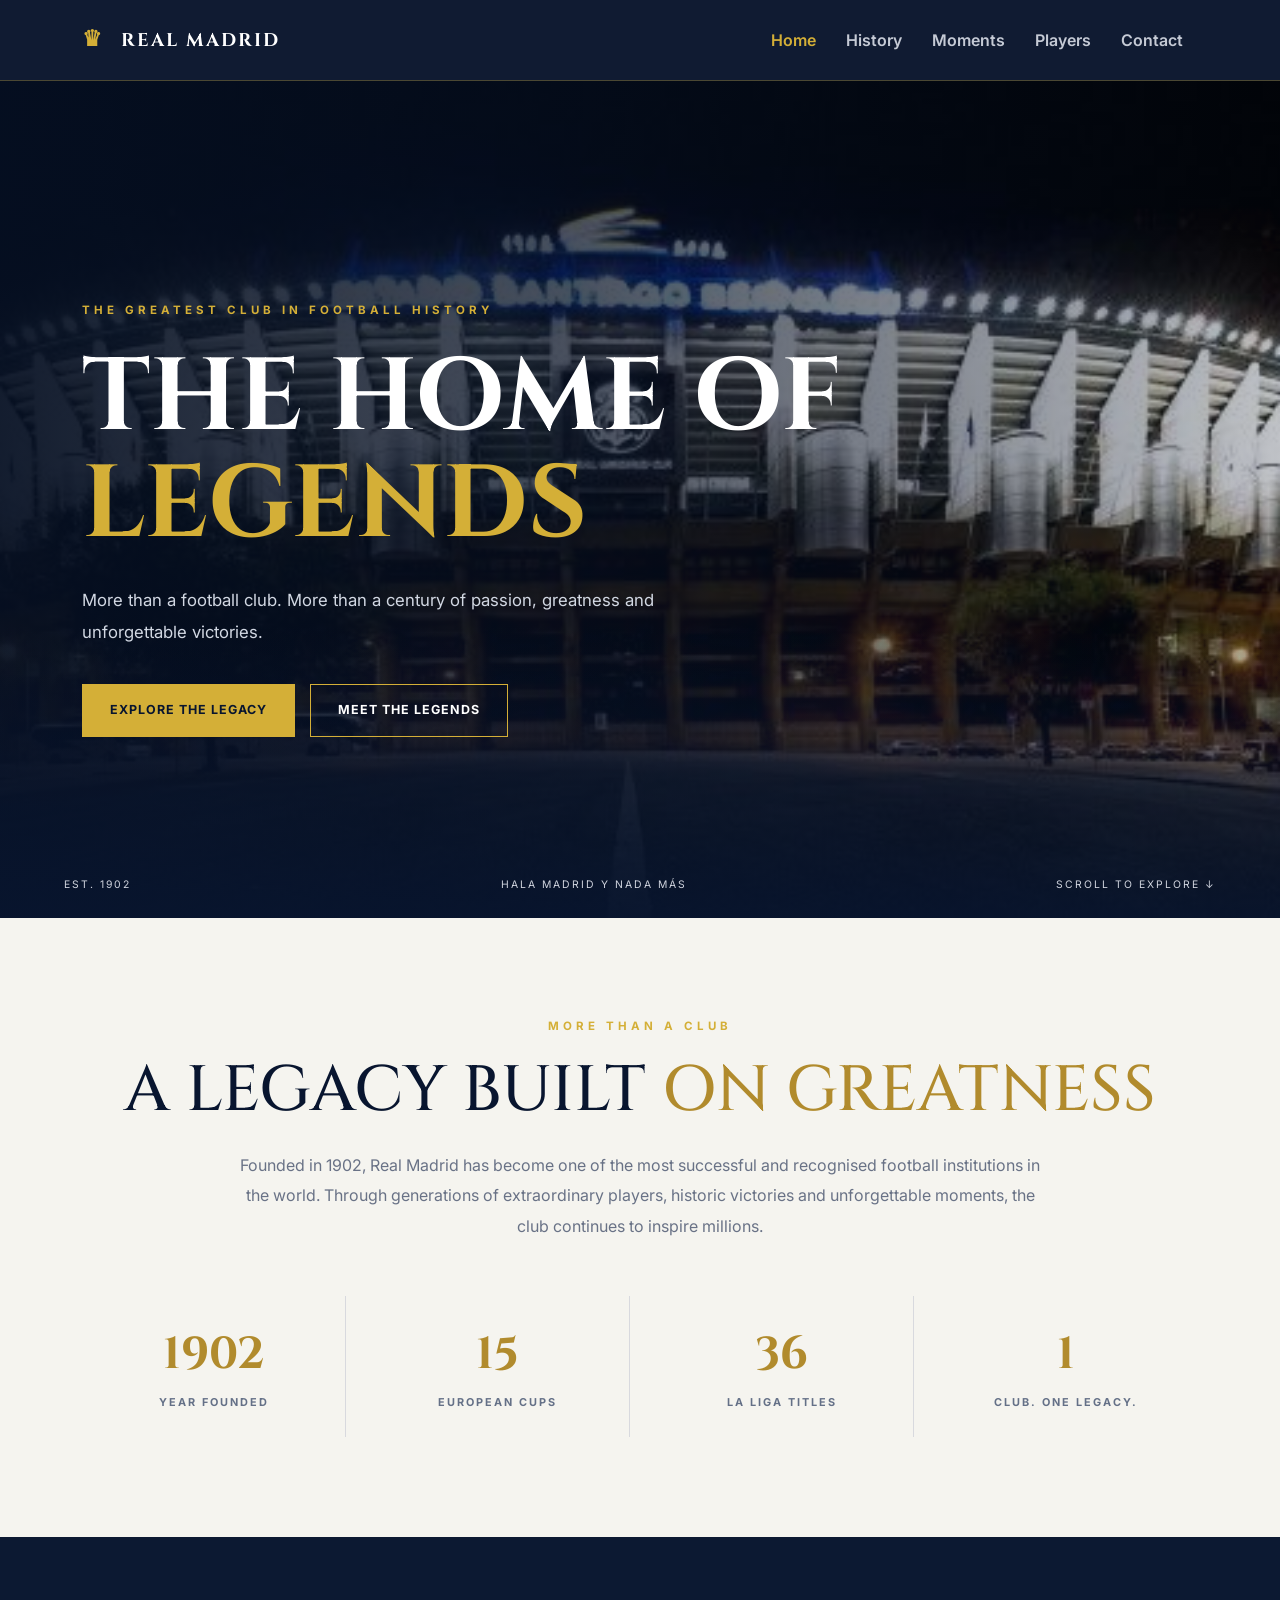
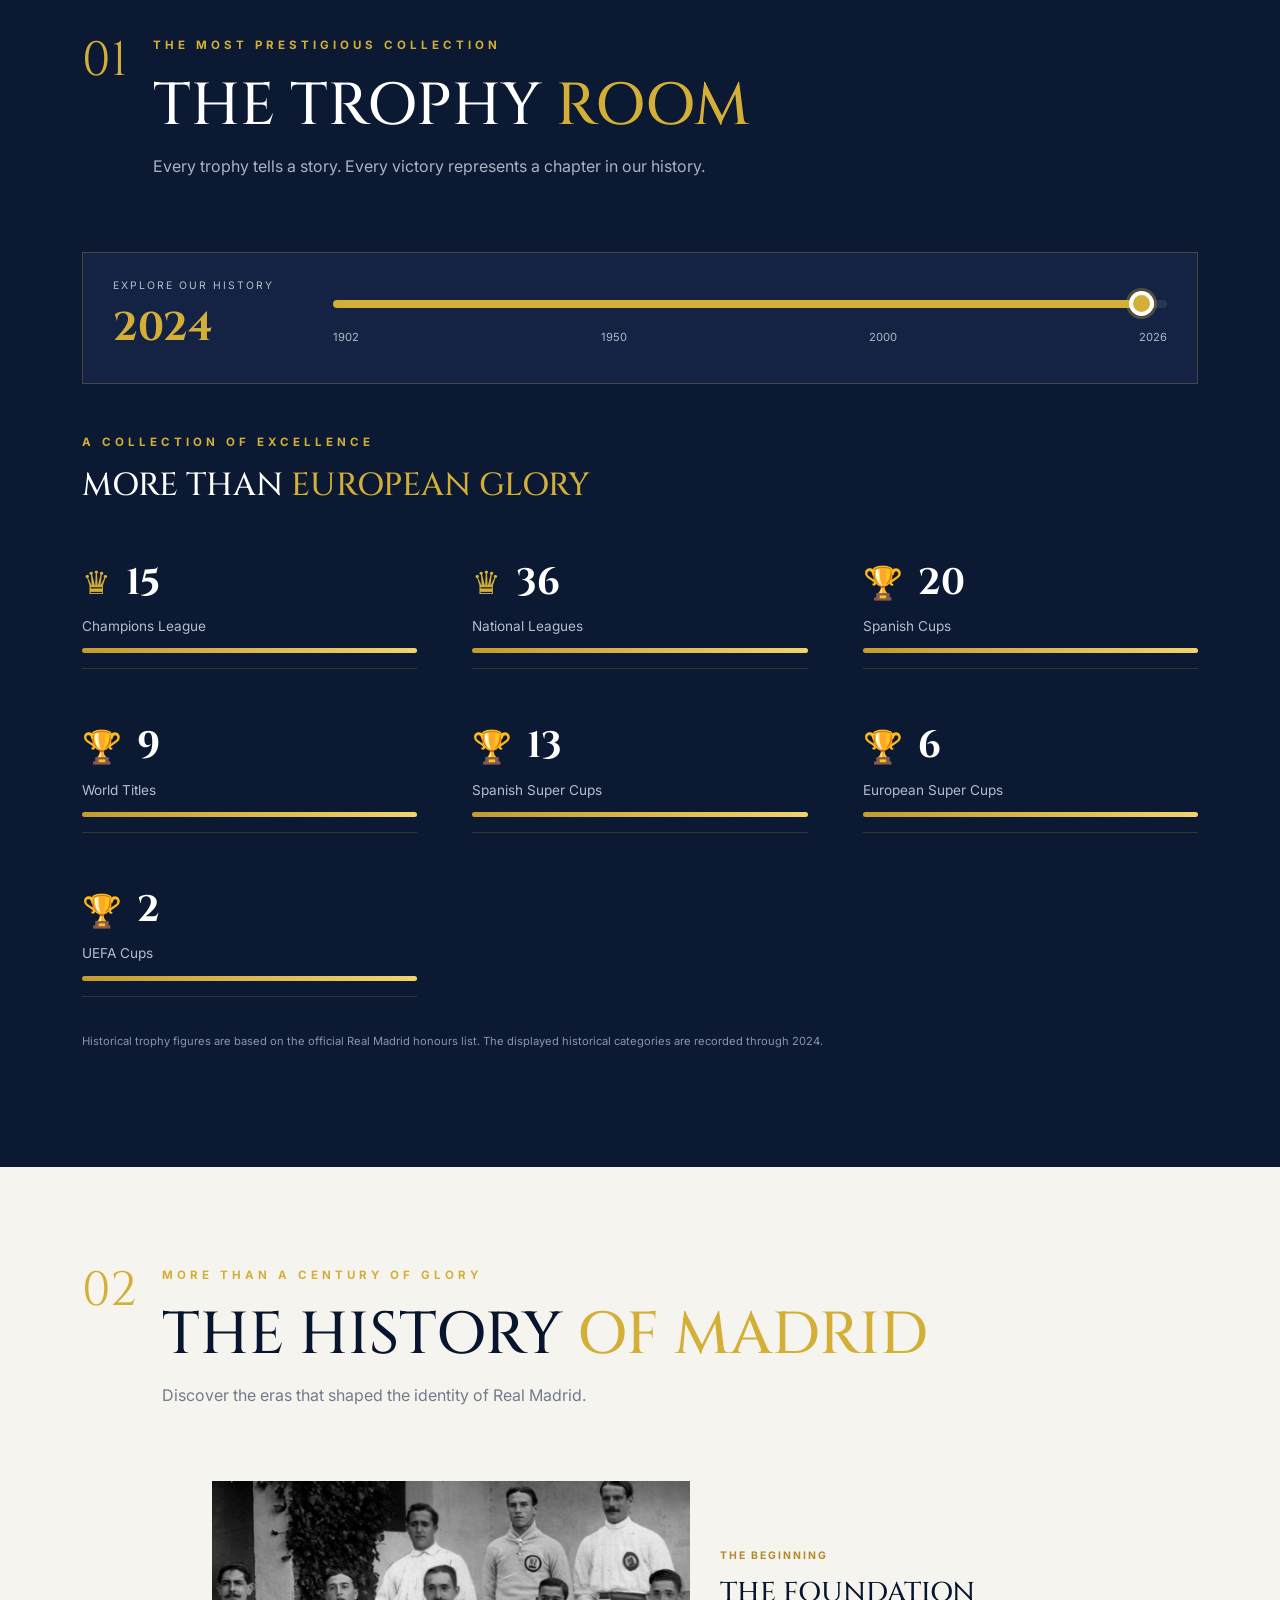
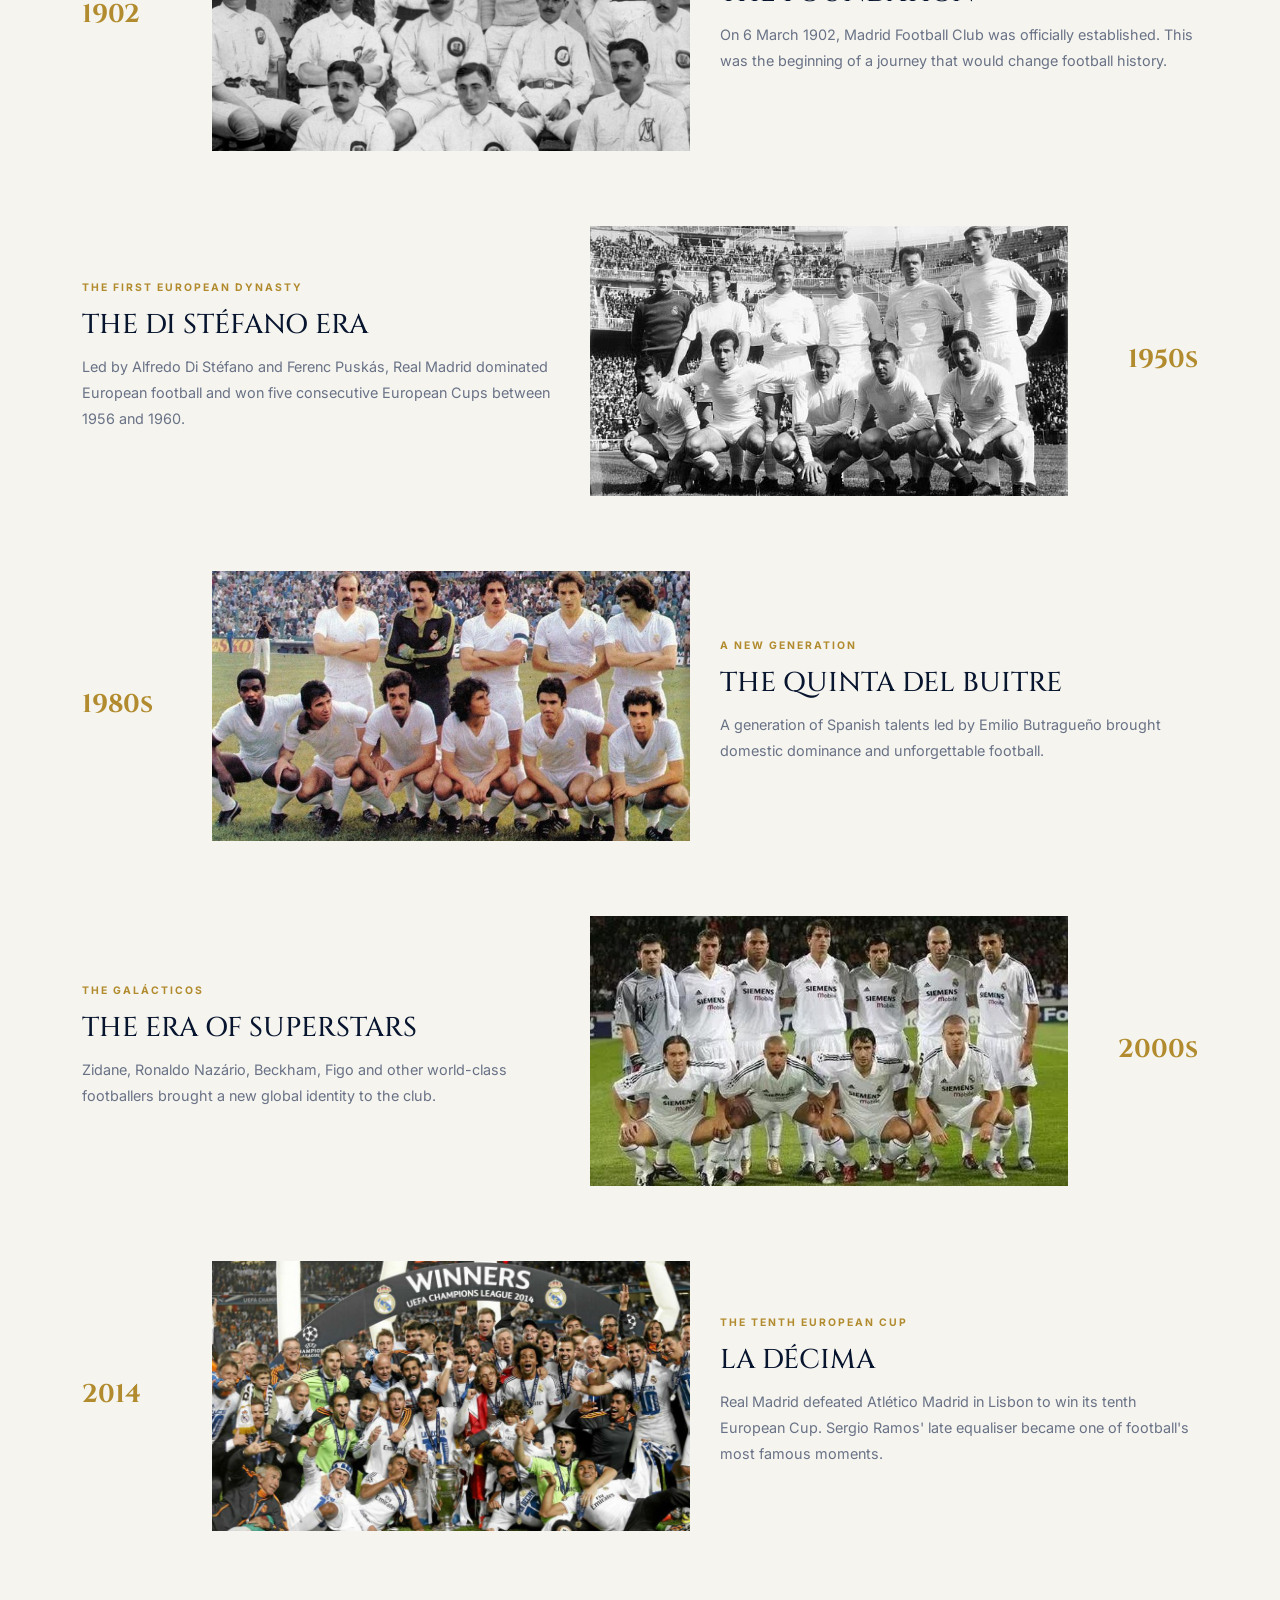
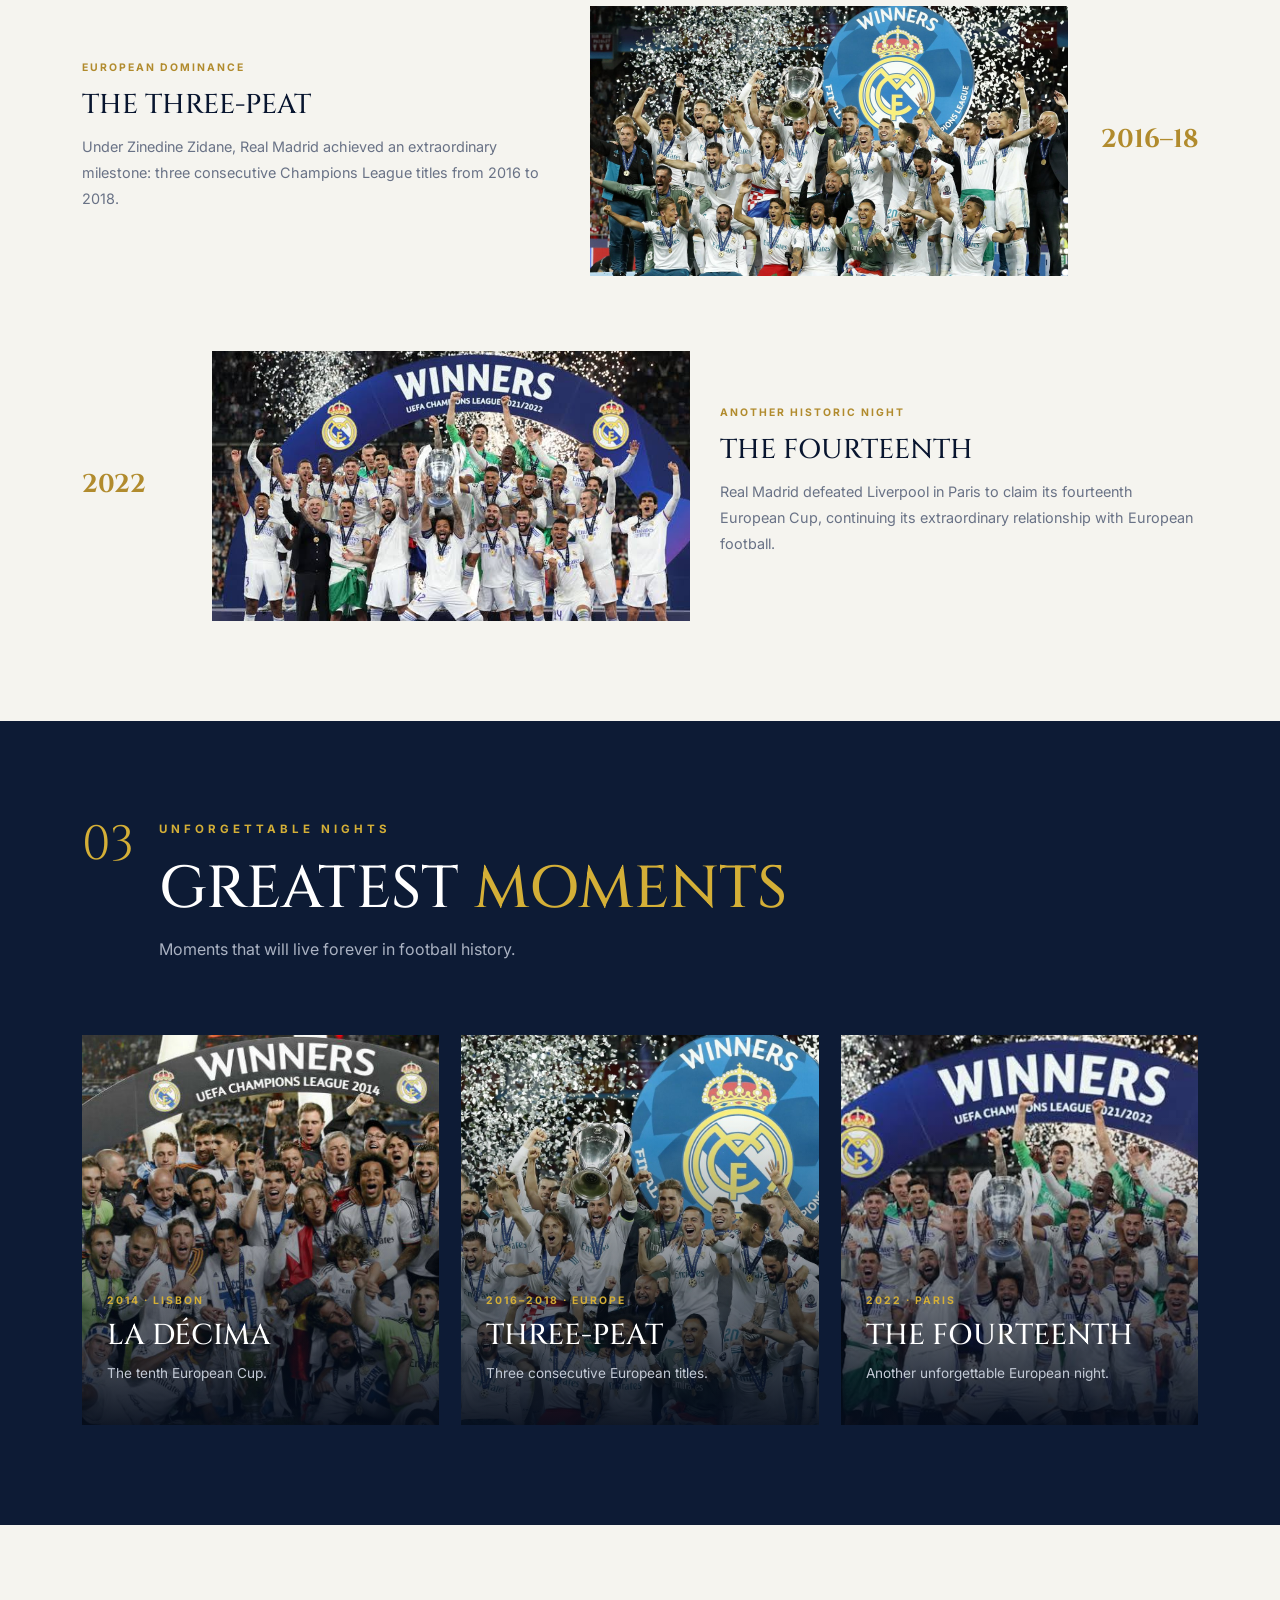
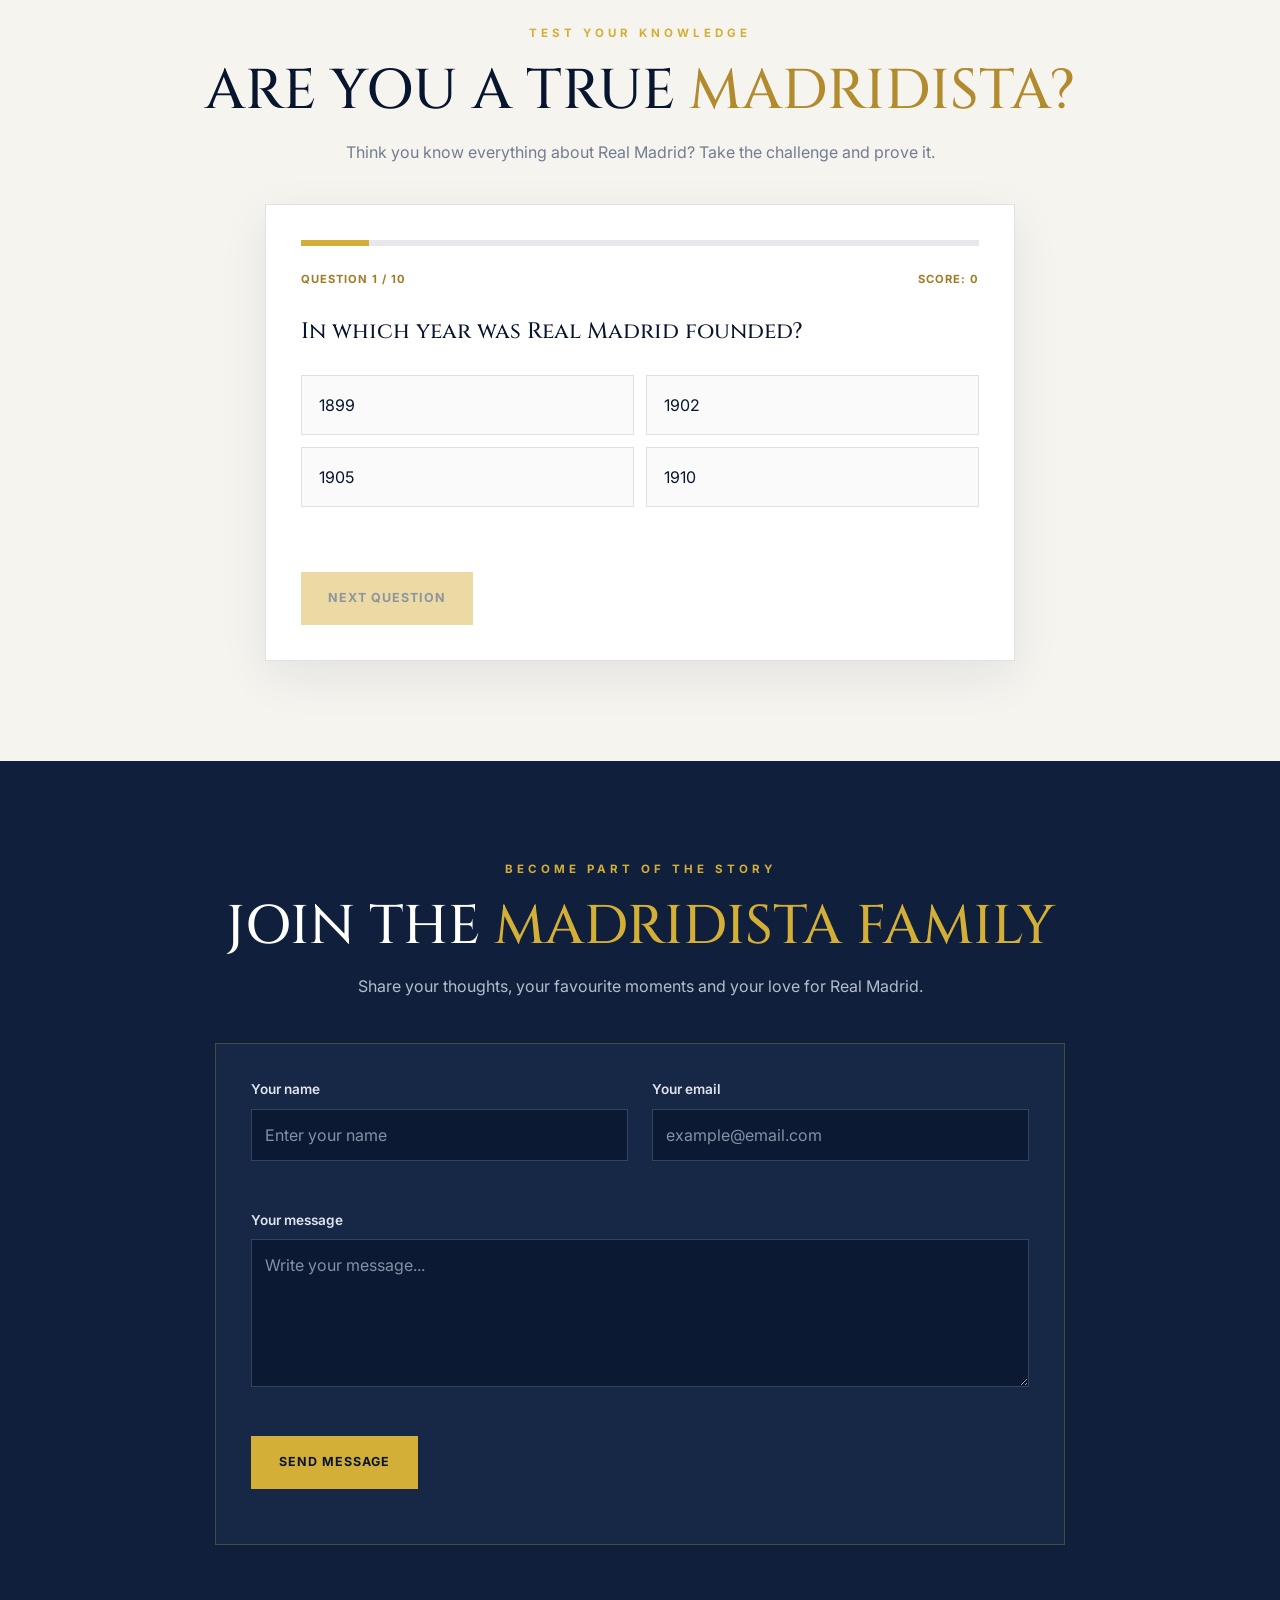
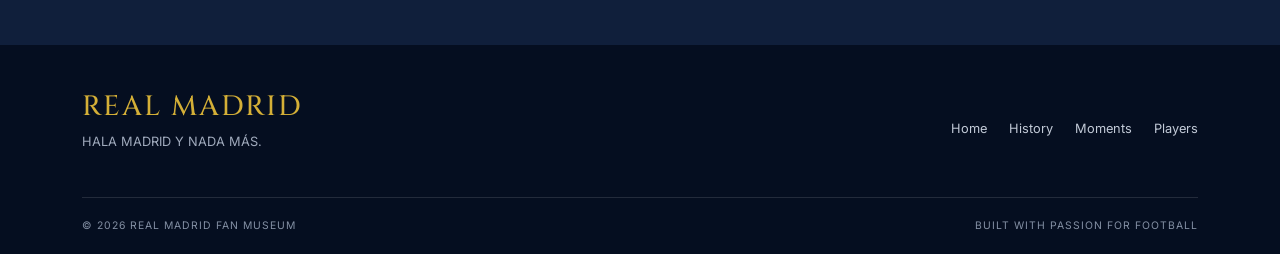
<file: index.html>
<!DOCTYPE html>
<html lang="en">

<head>
    <meta charset="UTF-8">
    <meta name="viewport" content="width=device-width, initial-scale=1.0">

    <meta name="description" content="Explore the history, trophies and legendary moments of Real Madrid.">

    <title>Real Madrid | The Legacy Museum</title>

    <link rel="icon" type="image/png" href="images/real-madrid-crest.png">

    <link rel="preconnect" href="https://fonts.googleapis.com">
    <link rel="preconnect" href="https://fonts.gstatic.com" crossorigin>

    <link href="https://fonts.googleapis.com/css2?family=Cinzel:wght@500;600;700;800&family=Inter:wght@400;500;600;700&display=swap" rel="stylesheet">

    <link href="https://cdn.jsdelivr.net/npm/bootstrap@5.3.3/dist/css/bootstrap.min.css" rel="stylesheet">

    <link rel="stylesheet" href="style.css">
</head>

<body>

    <nav class="navbar navbar-expand-lg navbar-dark main-navbar">

        <div class="container">

            <a class="navbar-brand" href="index.html">
                <span class="brand-crown">♛</span>
                REAL MADRID
            </a>

            <button class="navbar-toggler"
                    type="button"
                    data-bs-toggle="collapse"
                    data-bs-target="#mainNav"
                    aria-controls="mainNav"
                    aria-expanded="false"
                    aria-label="Toggle navigation">

                <span class="navbar-toggler-icon"></span>

            </button>

            <div class="collapse navbar-collapse" id="mainNav">

                <ul class="navbar-nav ms-auto">

                    <li class="nav-item">
                        <a class="nav-link active" href="#home">Home</a>
                    </li>

                    <li class="nav-item">
                        <a class="nav-link" href="#history">History</a>
                    </li>

                    <li class="nav-item">
                        <a class="nav-link" href="#moments">Moments</a>
                    </li>

                    <li class="nav-item">
                        <a class="nav-link" href="players.html">Players</a>
                    </li>

                    <li class="nav-item">
                        <a class="nav-link" href="#contact">Contact</a>
                    </li>

                </ul>

            </div>

        </div>

    </nav>

    <header class="hero-section" id="home">

        <div class="hero-overlay"></div>

        <div class="container hero-content">

            <p class="hero-eyebrow">
                THE GREATEST CLUB IN FOOTBALL HISTORY
            </p>

            <h1>
                THE HOME OF
                <span>LEGENDS</span>
            </h1>

            <p class="hero-description">
                More than a football club. More than a century of
                passion, greatness and unforgettable victories.
            </p>

            <div class="hero-buttons">

                <a href="#trophy-room" class="btn-gold">
                    EXPLORE THE LEGACY
                </a>

                <a href="players.html" class="btn-outline">
                    MEET THE LEGENDS
                </a>

            </div>

        </div>

        <div class="hero-bottom">

            <span>EST. 1902</span>

            <span>HALA MADRID Y NADA MÁS</span>

            <span>SCROLL TO EXPLORE ↓</span>

        </div>

    </header>

    <section class="intro-section">

        <div class="container">

            <p class="section-eyebrow text-center">
                MORE THAN A CLUB
            </p>

            <h2 class="intro-title">
                A LEGACY BUILT
                <span>ON GREATNESS</span>
            </h2>

            <p class="intro-description">
                Founded in 1902, Real Madrid has become one of the
                most successful and recognised football institutions
                in the world. Through generations of extraordinary
                players, historic victories and unforgettable moments,
                the club continues to inspire millions.
            </p>

            <div class="intro-stats">

                <div class="intro-stat">
                    <strong>1902</strong>
                    <span>YEAR FOUNDED</span>
                </div>

                <div class="intro-stat">
                    <strong>15</strong>
                    <span>EUROPEAN CUPS</span>
                </div>

                <div class="intro-stat">
                    <strong>36</strong>
                    <span>LA LIGA TITLES</span>
                </div>

                <div class="intro-stat">
                    <strong>1</strong>
                    <span>CLUB. ONE LEGACY.</span>
                </div>

            </div>

        </div>

    </section>

    <section class="trophy-section" id="trophy-room">

        <div class="container">

            <div class="section-heading">

                <div class="section-number">01</div>

                <div>

                    <p class="section-eyebrow">
                        THE MOST PRESTIGIOUS COLLECTION
                    </p>

                    <h2>
                        THE TROPHY
                        <span>ROOM</span>
                    </h2>

                    <p class="section-description">
                        Every trophy tells a story. Every victory
                        represents a chapter in our history.
                    </p>

                </div>

            </div>

            <div class="history-controls">

                <div class="history-year-info">

                    <span>EXPLORE OUR HISTORY</span>

                    <strong id="selectedYear">2024</strong>

                </div>

                <div class="history-slider-container">

                    <input type="range"
                           id="historyYearSlider"
                           min="1902"
                           max="2026"
                           value="2024"
                           step="1"
                           aria-label="Select historical year">

                    <div class="slider-labels">
                        <span>1902</span>
                        <span>1950</span>
                        <span>2000</span>
                        <span>2026</span>
                    </div>

                </div>

            </div>

            <div class="other-trophies" id="trophy-statistics">

                <div class="other-trophies-heading">

                    <p class="section-eyebrow">
                        A COLLECTION OF EXCELLENCE
                    </p>

                    <h3>
                        MORE THAN
                        <span>EUROPEAN GLORY</span>
                    </h3>

                </div>


                <div class="trophy-stats-grid">

                    <div class="trophy-stat">

                        <div class="trophy-stat-top">
                            <span class="trophy-icon">♛</span>
                            <strong id="uclCount">15</strong>
                        </div>

                        <p>Champions League</p>

                        <div class="progress-track">
                            <div id="uclProgress" class="progress-fill"></div>
                        </div>

                    </div>

                    <div class="trophy-stat">

                        <div class="trophy-stat-top">
                            <span class="trophy-icon">♛</span>
                            <strong id="leagueCount">36</strong>
                        </div>

                        <p>National Leagues</p>

                        <div class="progress-track">
                            <div id="leagueProgress" class="progress-fill"></div>
                        </div>

                    </div>

                    <div class="trophy-stat">

                        <div class="trophy-stat-top">
                            <span class="trophy-icon">🏆</span>
                            <strong id="spanishCupCount">20</strong>
                        </div>

                        <p>Spanish Cups</p>

                        <div class="progress-track">
                            <div id="spanishCupProgress" class="progress-fill"></div>
                        </div>

                    </div>

                    <div class="trophy-stat">

                        <div class="trophy-stat-top">
                            <span class="trophy-icon">🏆</span>
                            <strong id="worldCount">9</strong>
                        </div>

                        <p>World Titles</p>

                        <div class="progress-track">
                            <div id="worldProgress" class="progress-fill"></div>
                        </div>

                    </div>

                    <div class="trophy-stat">

                        <div class="trophy-stat-top">
                            <span class="trophy-icon">🏆</span>
                            <strong id="spanishSuperCount">13</strong>
                        </div>

                        <p>Spanish Super Cups</p>

                        <div class="progress-track">
                            <div id="spanishSuperProgress" class="progress-fill"></div>
                        </div>

                    </div>

                    <div class="trophy-stat">

                        <div class="trophy-stat-top">
                            <span class="trophy-icon">🏆</span>
                            <strong id="europeanSuperCount">6</strong>
                        </div>

                        <p>European Super Cups</p>

                        <div class="progress-track">
                            <div id="europeanSuperProgress" class="progress-fill"></div>
                        </div>

                    </div>

                    <div class="trophy-stat">

                        <div class="trophy-stat-top">
                            <span class="trophy-icon">🏆</span>
                            <strong id="uefaCount">2</strong>
                        </div>

                        <p>UEFA Cups</p>

                        <div class="progress-track">
                            <div id="uefaProgress" class="progress-fill"></div>
                        </div>

                    </div>

                </div>

            </div>


            <p class="data-note">
                Historical trophy figures are based on the official
                Real Madrid honours list. The displayed historical
                categories are recorded through 2024.
            </p>

        </div>

    </section>

    <section class="timeline-section" id="history">

        <div class="container">

            <div class="section-heading">

                <div class="section-number">02</div>

                <div>

                    <p class="section-eyebrow">
                        MORE THAN A CENTURY OF GLORY
                    </p>

                    <h2>THE HISTORY <span>OF MADRID</span></h2>

                    <p class="section-description">
                        Discover the eras that shaped the identity
                        of Real Madrid.
                    </p>

                </div>

            </div>


            <div class="timeline-list">

                <article class="timeline-item">

                    <div class="timeline-year">1902</div>

                    <div class="timeline-image">

                        <img src="images/moments/foundation.jpg"
                             alt="Early Real Madrid history"
                             loading="lazy">

                    </div>

                    <div class="timeline-content">

                        <span>THE BEGINNING</span>

                        <h3>THE FOUNDATION</h3>

                        <p>
                            On 6 March 1902, Madrid Football Club
                            was officially established. This was
                            the beginning of a journey that would
                            change football history.
                        </p>

                    </div>

                </article>


                <article class="timeline-item reverse">

                    <div class="timeline-year">1950s</div>

                    <div class="timeline-image">

                        <img src="images/moments/di-stefano-era.jpg"
                             alt="Real Madrid legendary team of the 1950s"
                             loading="lazy">

                    </div>

                    <div class="timeline-content">

                        <span>THE FIRST EUROPEAN DYNASTY</span>

                        <h3>THE DI STÉFANO ERA</h3>

                        <p>
                            Led by Alfredo Di Stéfano and Ferenc
                            Puskás, Real Madrid dominated European
                            football and won five consecutive
                            European Cups between 1956 and 1960.
                        </p>

                    </div>

                </article>


                <article class="timeline-item">

                    <div class="timeline-year">1980s</div>

                    <div class="timeline-image">

                        <img src="images/moments/raul-era.jpg"
                             alt="Real Madrid players in the 1980s"
                             loading="lazy">

                    </div>

                    <div class="timeline-content">

                        <span>A NEW GENERATION</span>

                        <h3>THE QUINTA DEL BUITRE</h3>

                        <p>
                            A generation of Spanish talents led
                            by Emilio Butragueño brought domestic
                            dominance and unforgettable football.
                        </p>

                    </div>

                </article>


                <article class="timeline-item reverse">

                    <div class="timeline-year">2000s</div>

                    <div class="timeline-image">

                        <img src="images/moments/galacticos.jpg"
                             alt="Real Madrid Galacticos generation"
                             loading="lazy">

                    </div>

                    <div class="timeline-content">

                        <span>THE GALÁCTICOS</span>

                        <h3>THE ERA OF SUPERSTARS</h3>

                        <p>
                            Zidane, Ronaldo Nazário, Beckham,
                            Figo and other world-class footballers
                            brought a new global identity to the club.
                        </p>

                    </div>

                </article>


                <article class="timeline-item">

                    <div class="timeline-year">2014</div>

                    <div class="timeline-image">

                        <img src="images/moments/la-decima.jpg"
                             alt="Real Madrid 2014 Champions League victory"
                             loading="lazy">

                    </div>

                    <div class="timeline-content">

                        <span>THE TENTH EUROPEAN CUP</span>

                        <h3>LA DÉCIMA</h3>

                        <p>
                            Real Madrid defeated Atlético Madrid
                            in Lisbon to win its tenth European Cup.
                            Sergio Ramos' late equaliser became
                            one of football's most famous moments.
                        </p>

                    </div>

                </article>


                <article class="timeline-item reverse">

                    <div class="timeline-year">2016–18</div>

                    <div class="timeline-image">

                        <img src="images/moments/three-peat.jpg"
                             alt="Real Madrid three consecutive Champions League titles"
                             loading="lazy">

                    </div>

                    <div class="timeline-content">

                        <span>EUROPEAN DOMINANCE</span>

                        <h3>THE THREE-PEAT</h3>

                        <p>
                            Under Zinedine Zidane, Real Madrid
                            achieved an extraordinary milestone:
                            three consecutive Champions League
                            titles from 2016 to 2018.
                        </p>

                    </div>

                </article>


                <article class="timeline-item">

                    <div class="timeline-year">2022</div>

                    <div class="timeline-image">

                        <img src="images/moments/fourteenth-ucl.jpg"
                             alt="Real Madrid fourteenth Champions League victory"
                             loading="lazy">

                    </div>

                    <div class="timeline-content">

                        <span>ANOTHER HISTORIC NIGHT</span>

                        <h3>THE FOURTEENTH</h3>

                        <p>
                            Real Madrid defeated Liverpool in
                            Paris to claim its fourteenth European
                            Cup, continuing its extraordinary
                            relationship with European football.
                        </p>

                    </div>

                </article>

            </div>

        </div>

    </section>

    <section class="moments-section" id="moments">

        <div class="container">

            <div class="section-heading">

                <div class="section-number">03</div>

                <div>

                    <p class="section-eyebrow">
                        UNFORGETTABLE NIGHTS
                    </p>

                    <h2>GREATEST <span>MOMENTS</span></h2>

                    <p class="section-description">
                        Moments that will live forever in football history.
                    </p>

                </div>

            </div>


            <div class="moments-grid">

                <article class="moment-card">

                    <img src="images/moments/la-decima.jpg"
                         alt="La Decima 2014"
                         loading="lazy">

                    <div class="moment-overlay">

                        <span>2014 · LISBON</span>

                        <h3>LA DÉCIMA</h3>

                        <p>The tenth European Cup.</p>

                    </div>

                </article>


                <article class="moment-card">

                    <img src="images/moments/three-peat.jpg"
                         alt="Three consecutive Champions League titles"
                         loading="lazy">

                    <div class="moment-overlay">

                        <span>2016–2018 · EUROPE</span>

                        <h3>THREE-PEAT</h3>

                        <p>Three consecutive European titles.</p>

                    </div>

                </article>


                <article class="moment-card">

                    <img src="images/moments/fourteenth-ucl.jpg"
                         alt="Fourteenth European Cup"
                         loading="lazy">

                    <div class="moment-overlay">

                        <span>2022 · PARIS</span>

                        <h3>THE FOURTEENTH</h3>

                        <p>Another unforgettable European night.</p>

                    </div>

                </article>

            </div>

        </div>

    </section>

    <section class="quiz-section" id="quiz">

        <div class="container">

            <p class="section-eyebrow text-center">
                TEST YOUR KNOWLEDGE
            </p>

            <h2 class="quiz-title">
                ARE YOU A TRUE
                <span>MADRIDISTA?</span>
            </h2>

            <p class="quiz-description">
                Think you know everything about Real Madrid?
                Take the challenge and prove it.
            </p>


            <div class="quiz-container" id="quizContainer">

                <div class="quiz-progress">
                    <div id="quizProgress"></div>
                </div>

                <div class="quiz-top">

                    <span id="quizQuestionNumber">
                        QUESTION 1 / 10
                    </span>

                    <span id="quizScore">
                        SCORE: 0
                    </span>

                </div>

                <h3 id="quizQuestion">
                    Loading question...
                </h3>

                <div class="quiz-options" id="quizOptions">

                </div>

                <p id="quizFeedback" aria-live="polite"></p>

                <button id="nextQuestion" class="btn-gold" disabled>
                    NEXT QUESTION
                </button>

            </div>


            <div id="quizResult" class="quiz-result" hidden>

                <p class="section-eyebrow">
                    YOUR FINAL RESULT
                </p>

                <h3 id="finalScore"></h3>

                <p id="finalMessage"></p>

                <button id="restartQuiz" class="btn-gold">
                    TRY AGAIN
                </button>

            </div>

        </div>

    </section>

    <section class="contact-section" id="contact">

        <div class="container">

            <div class="contact-heading">

                <p class="section-eyebrow">
                    BECOME PART OF THE STORY
                </p>

                <h2>
                    JOIN THE
                    <span>MADRIDISTA FAMILY</span>
                </h2>

                <p>
                    Share your thoughts, your favourite moments
                    and your love for Real Madrid.
                </p>

            </div>


            <form id="contactForm" class="contact-form" novalidate>

                <div class="row g-4">

                    <div class="col-md-6">

                        <label for="contactName">
                            Your name
                        </label>

                        <input type="text"
                               id="contactName"
                               class="form-control"
                               placeholder="Enter your name"
                               required
                               minlength="2">

                        <small class="field-error" id="nameError"></small>

                    </div>


                    <div class="col-md-6">

                        <label for="contactEmail">
                            Your email
                        </label>

                        <input type="email"
                               id="contactEmail"
                               class="form-control"
                               placeholder="example@email.com"
                               required>

                        <small class="field-error" id="emailError"></small>

                    </div>


                    <div class="col-12">

                        <label for="contactMessage">
                            Your message
                        </label>

                        <textarea id="contactMessage"
                                  class="form-control"
                                  rows="5"
                                  placeholder="Write your message..."
                                  required
                                  minlength="10"></textarea>

                        <small class="field-error" id="messageError"></small>

                    </div>


                    <div class="col-12">

                        <button type="submit" class="btn-gold">
                            SEND MESSAGE
                        </button>

                    </div>

                </div>

                <p id="contactSuccess"
                   class="contact-success"
                   aria-live="polite"></p>

            </form>

        </div>

    </section>

    <footer class="main-footer">

        <div class="container">

            <div class="footer-main">

                <div>

                    <h3>REAL MADRID</h3>

                    <p>HALA MADRID Y NADA MÁS.</p>

                </div>


                <div class="footer-navigation">

                    <a href="#home">Home</a>

                    <a href="#history">History</a>

                    <a href="#moments">Moments</a>

                    <a href="players.html">Players</a>

                </div>

            </div>


            <div class="footer-bottom">

                <span>© 2026 REAL MADRID FAN MUSEUM</span>

                <span>BUILT WITH PASSION FOR FOOTBALL</span>

            </div>

        </div>

    </footer>

    <script src="https://cdn.jsdelivr.net/npm/bootstrap@5.3.3/dist/js/bootstrap.bundle.min.js"></script>

    <script src="https://code.jquery.com/jquery-3.7.1.min.js"></script>

    <script src="history.js"></script>

    <script src="main.js"></script>

</body>

</html>
</file>
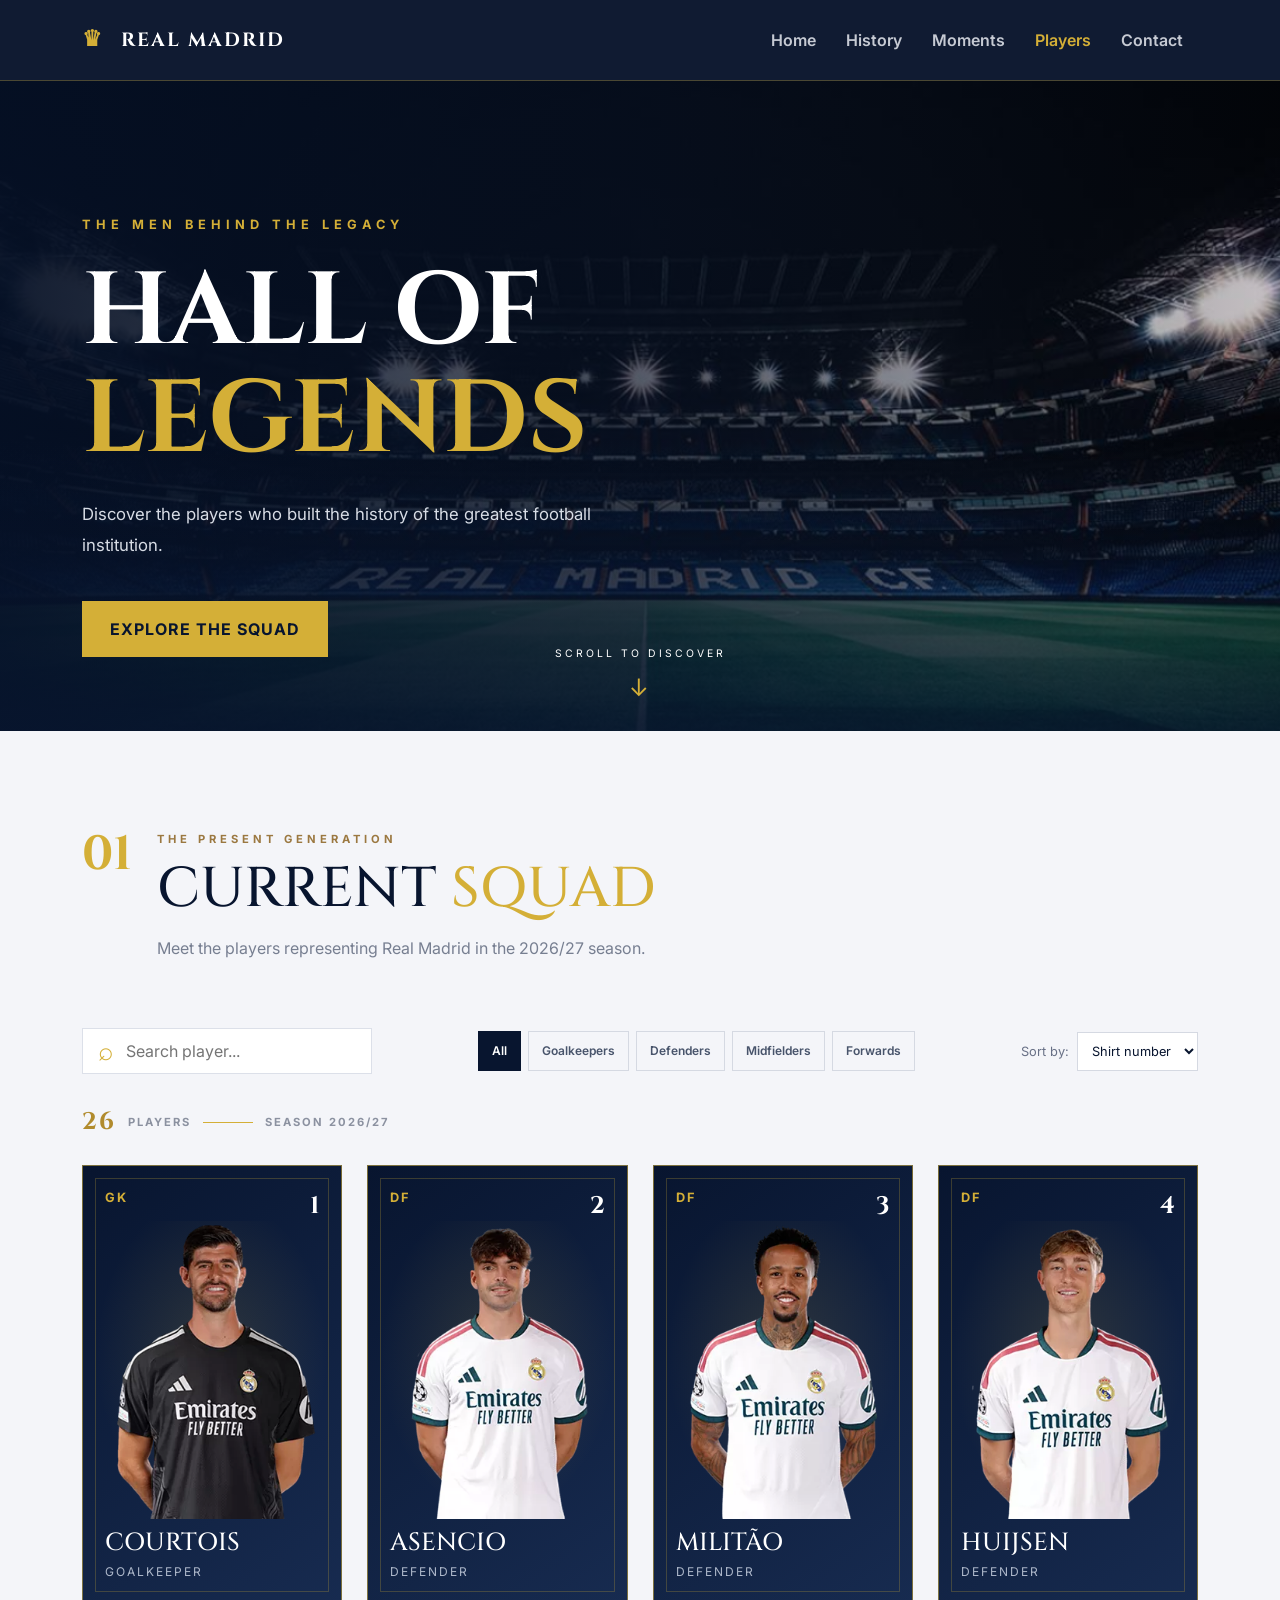
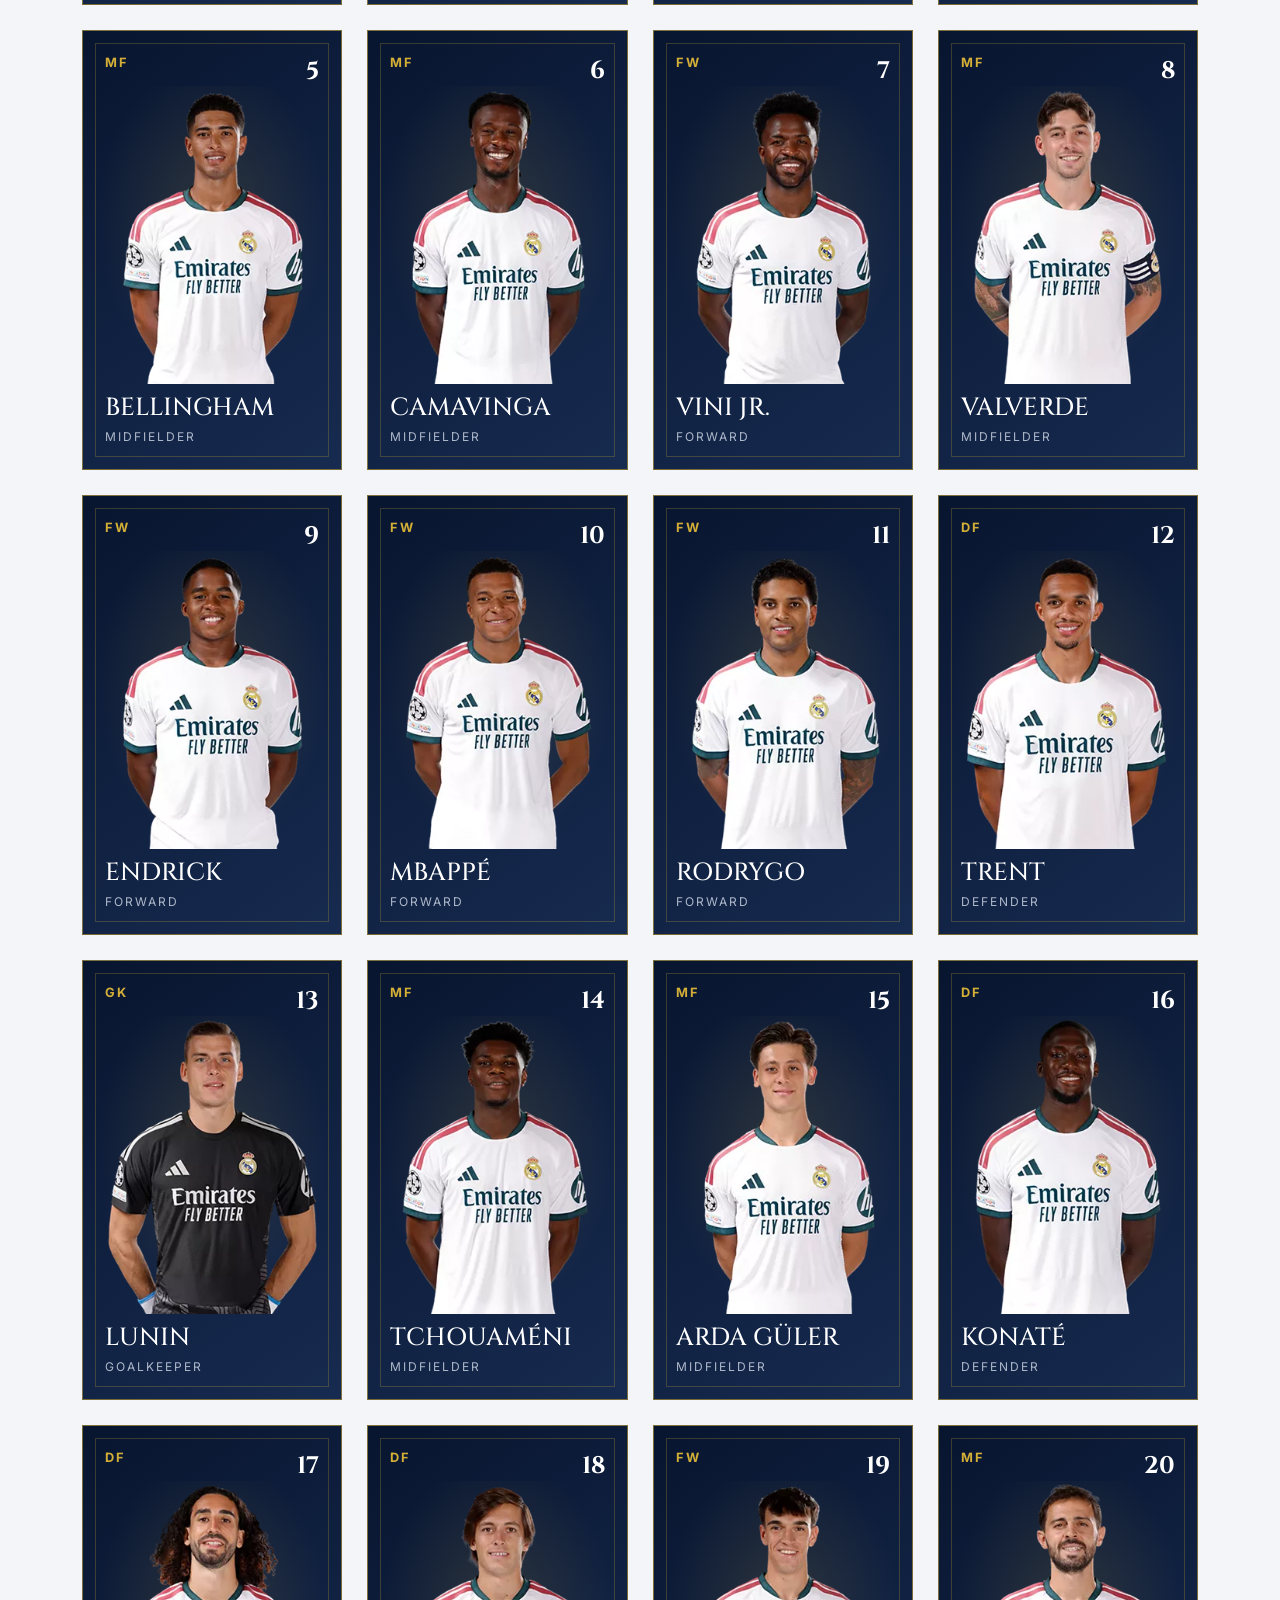
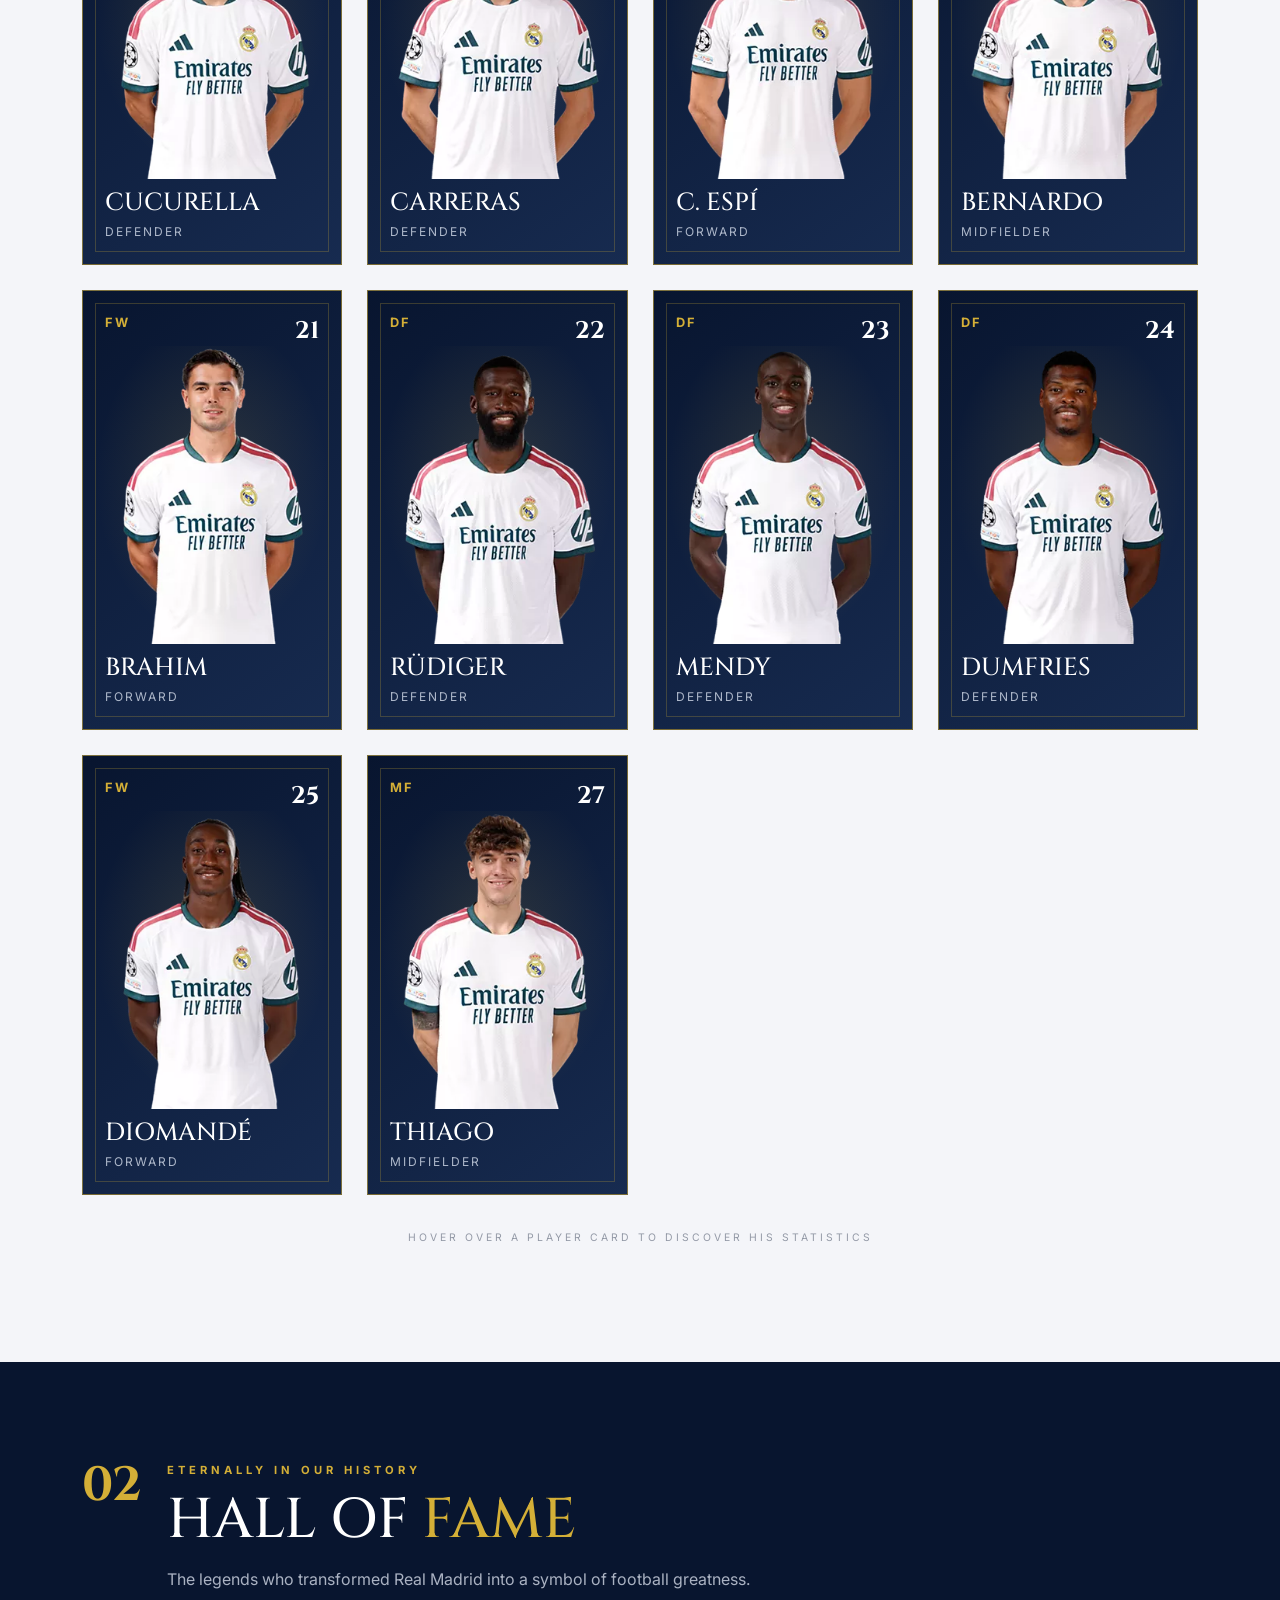
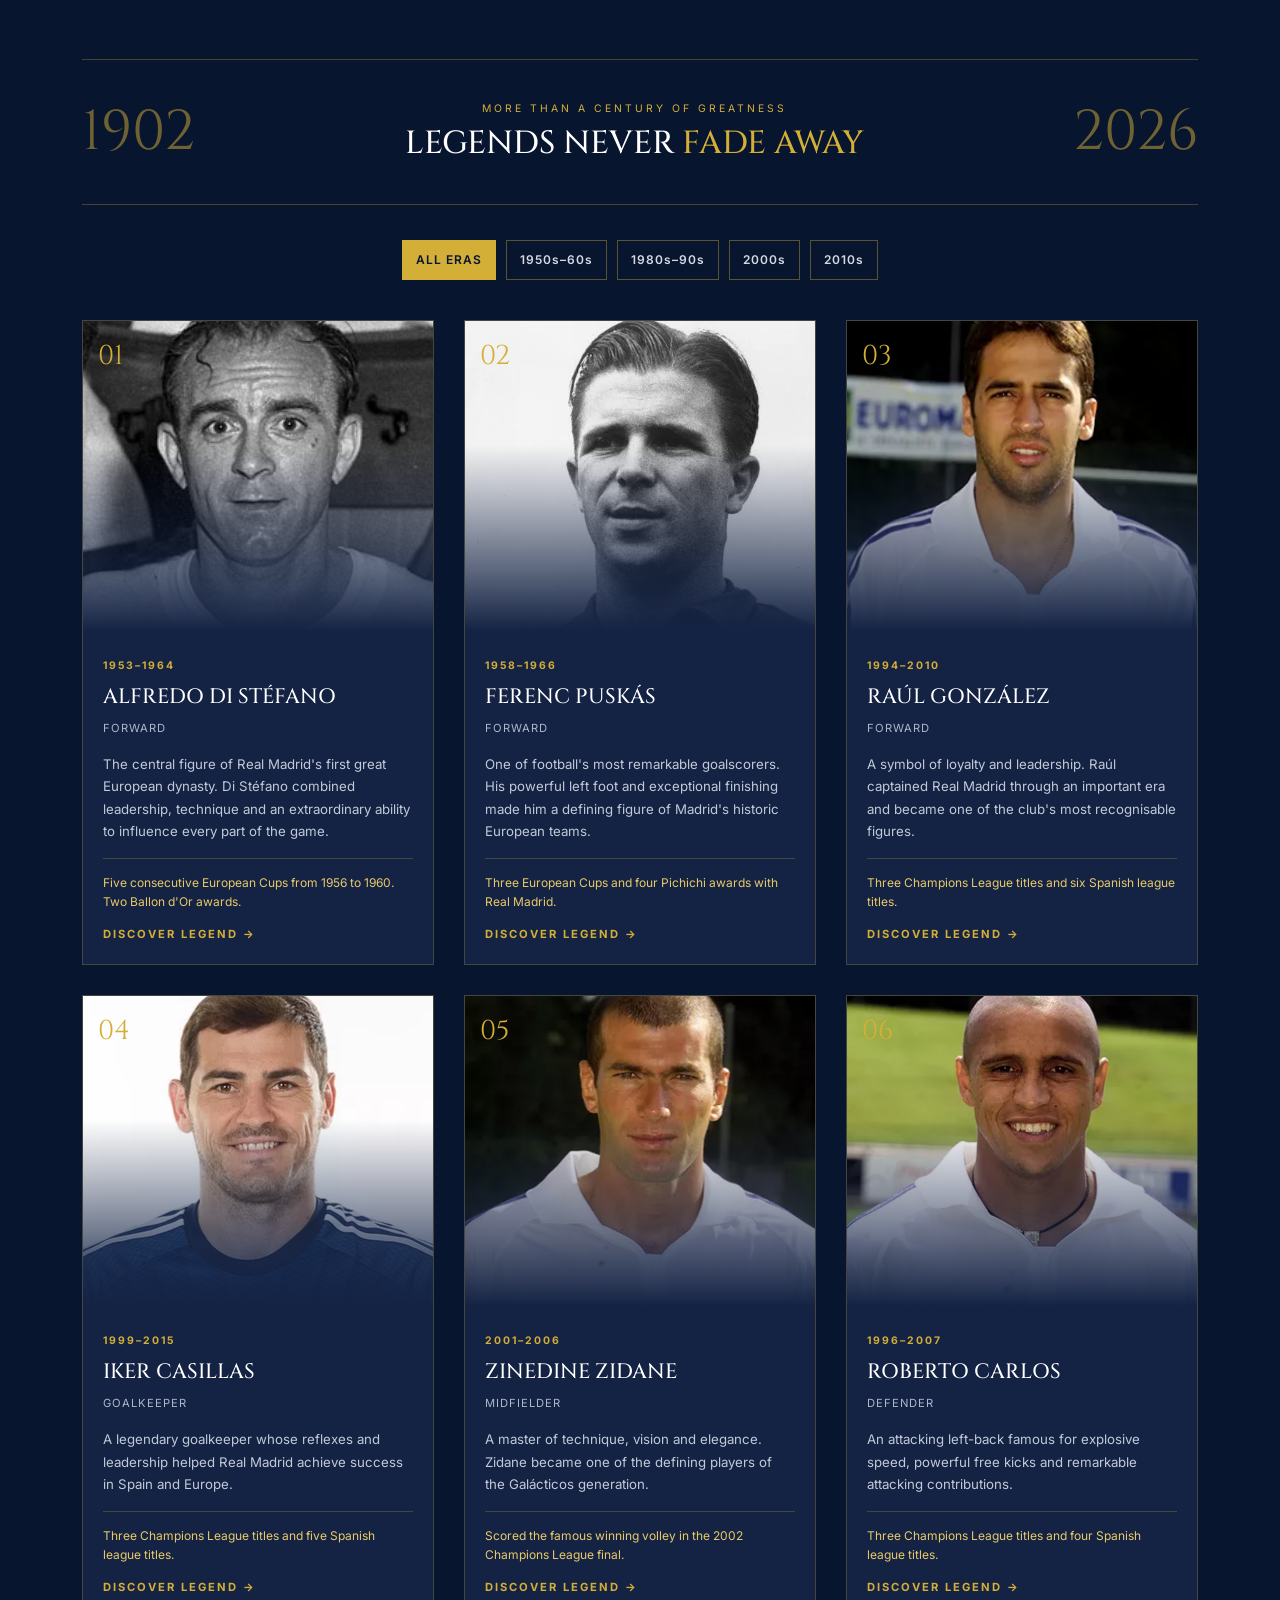
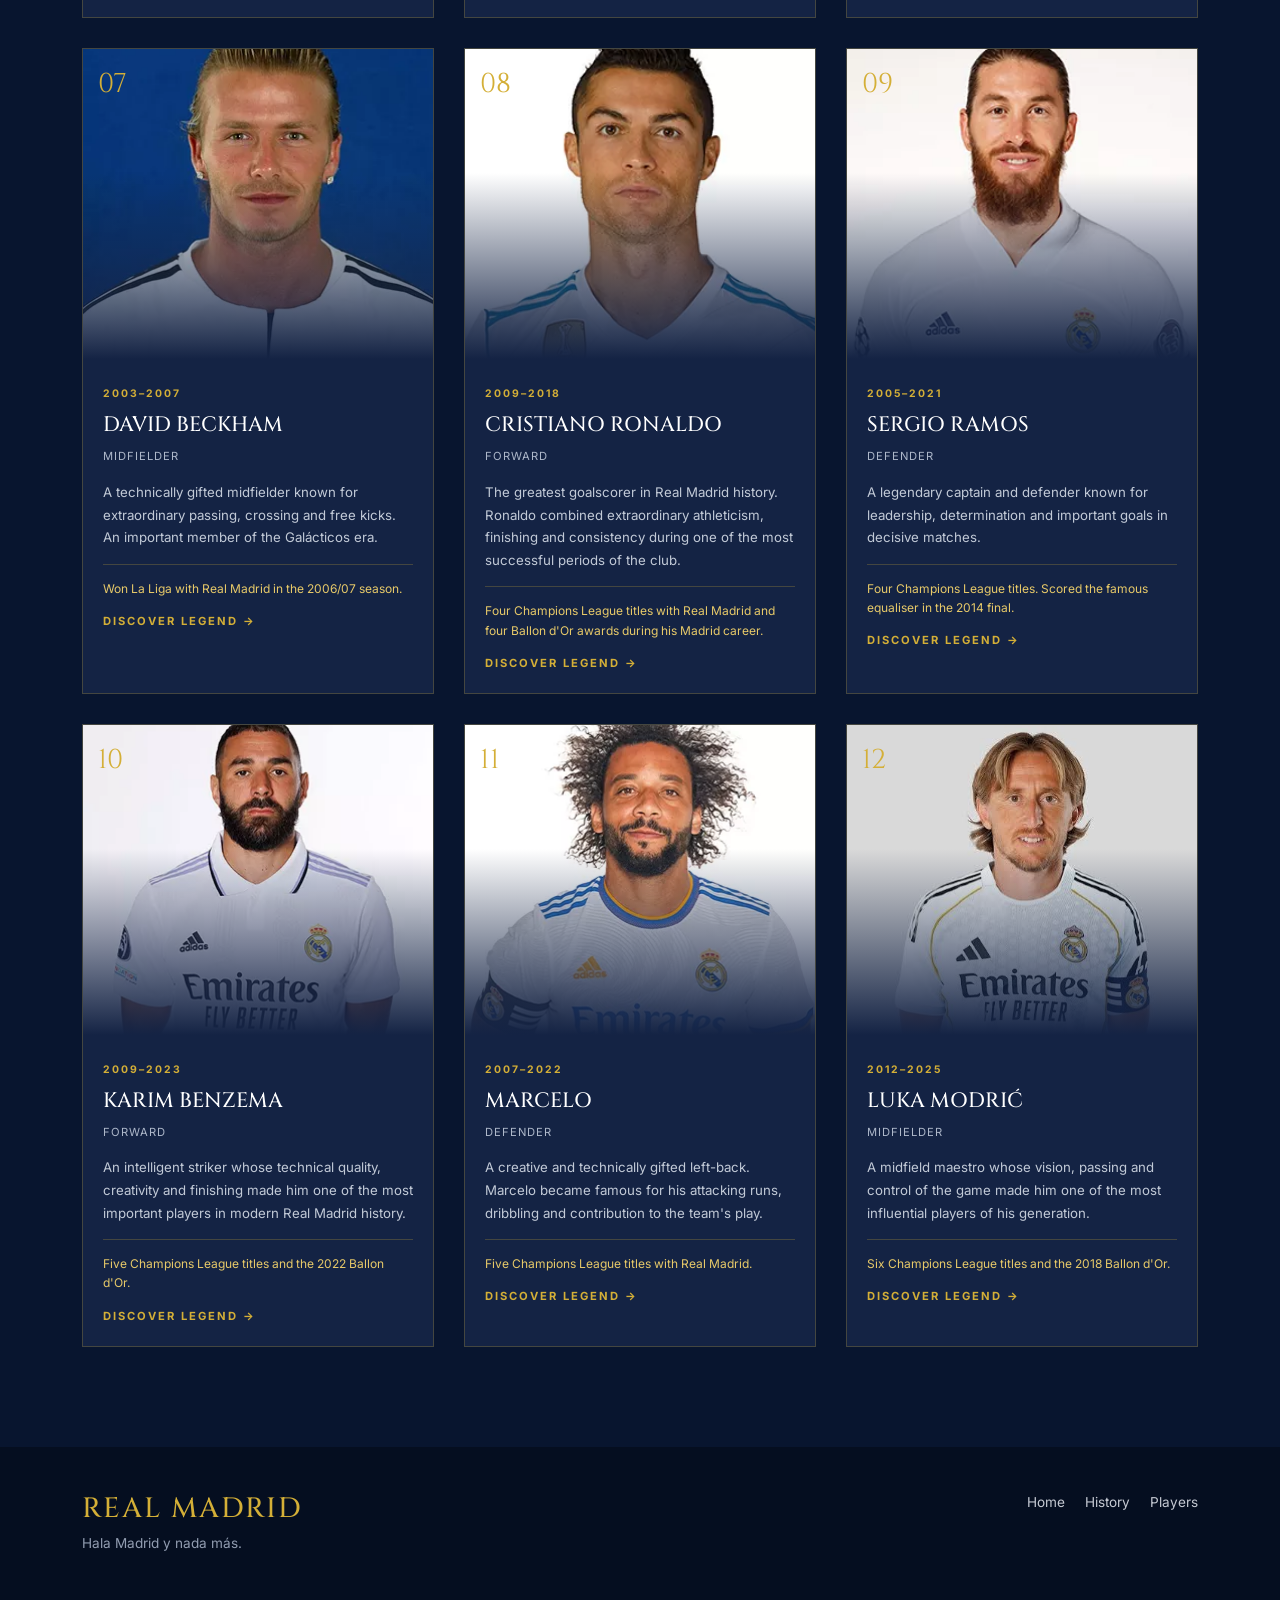
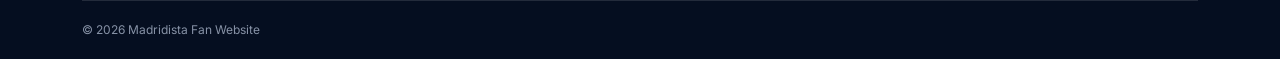
<file: players.html>
<!DOCTYPE html>
<html lang="en">
<head>
    <meta charset="UTF-8">
    <meta name="viewport" content="width=device-width, initial-scale=1.0">

    <title>Real Madrid | Hall of Legends</title>

    <link rel="icon" type="image/png" href="images/real-madrid-crest.png">
    <link rel="preconnect" href="https://fonts.googleapis.com">
    <link rel="preconnect" href="https://fonts.gstatic.com" crossorigin>

    <link href="https://fonts.googleapis.com/css2?family=Cinzel:wght@500;600;700&family=Inter:wght@400;500;600;700&display=swap" rel="stylesheet">
    <link href="https://cdn.jsdelivr.net/npm/bootstrap@5.3.3/dist/css/bootstrap.min.css" rel="stylesheet">

    <link rel="stylesheet" href="players.css">
</head>

<body>

    <nav class="navbar navbar-expand-lg navbar-dark players-navbar">
        <div class="container">

            <a class="navbar-brand" href="index.html">
                <span class="brand-crown">♛</span>
                REAL MADRID
            </a>

            <button class="navbar-toggler"
                    type="button"
                    data-bs-toggle="collapse"
                    data-bs-target="#playersNav"
                    aria-controls="playersNav"
                    aria-expanded="false"
                    aria-label="Toggle navigation">

                <span class="navbar-toggler-icon"></span>

            </button>

            <div class="collapse navbar-collapse" id="playersNav">

                <ul class="navbar-nav ms-auto">

                    <li class="nav-item">
                        <a class="nav-link" href="index.html">Home</a>
                    </li>

                    <li class="nav-item">
                        <a class="nav-link" href="index.html#history">History</a>
                    </li>

                    <li class="nav-item">
                        <a class="nav-link" href="index.html#moments">Moments</a>
                    </li>

                    <li class="nav-item">
                        <a class="nav-link active" href="players.html">Players</a>
                    </li>

                    <li class="nav-item">
                        <a class="nav-link" href="index.html#contact">Contact</a>
                    </li>

                </ul>

            </div>
        </div>
    </nav>

    <main>

        <header class="players-hero">

            <div class="players-hero-overlay"></div>
            <div class="container players-hero-content">

                <p class="hero-eyebrow">THE MEN BEHIND THE LEGACY</p>

                <h1>
                    HALL OF
                    <span>LEGENDS</span>
                </h1>

                <p>
                    Discover the players who built the history of
                    the greatest football institution.
                </p>

                <a href="#current-squad" class="players-hero-btn">
                    EXPLORE THE SQUAD
                </a>

            </div>

            <div class="hero-scroll">
                SCROLL TO DISCOVER
                <span>↓</span>
            </div>

        </header>

        <section id="current-squad" class="current-squad-section">

            <div class="container">
                <div class="players-section-heading">
                    <div class="section-number">01</div>

                    <div>
                        <p class="section-eyebrow">THE PRESENT GENERATION</p>
                        <h2>CURRENT <span>SQUAD</span></h2>
                        <p class="section-description">
                            Meet the players representing Real Madrid
                            in the 2026/27 season.
                        </p>
                    </div>
                </div>

                <div class="squad-toolbar">
                    <div class="search-box">

                        <span>⌕</span>

                        <input type="search"
                               id="playerSearch"
                               placeholder="Search player..."
                               aria-label="Search players">
                    </div>

                    <div class="filter-buttons" id="positionFilters">

                        <button class="filter-btn active" data-position="All">
                            All
                        </button>

                        <button class="filter-btn" data-position="Goalkeeper">
                            Goalkeepers
                        </button>

                        <button class="filter-btn" data-position="Defender">
                            Defenders
                        </button>

                        <button class="filter-btn" data-position="Midfielder">
                            Midfielders
                        </button>

                        <button class="filter-btn" data-position="Forward">
                            Forwards
                        </button>

                    </div>

                    <div class="sort-box">

                        <label for="playerSort">Sort by:</label>

                        <select id="playerSort">
                            <option value="number">Shirt number</option>
                            <option value="name">Name</option>
                            <option value="position">Position</option>
                        </select>

                    </div>
                </div>

                <div class="squad-counter">
                    <span id="playersCount">26</span> PLAYERS
                    <span class="counter-line"></span>
                    SEASON 2026/27
                </div>

                <div id="playersGrid" class="players-grid">

                </div>

                <p id="noPlayersMessage" class="no-results" hidden>
                    No players found. Try another search.
                </p>

                <p class="flip-hint">
                    HOVER OVER A PLAYER CARD TO DISCOVER HIS STATISTICS
                </p>

            </div>

        </section>

        <section class="hall-of-fame-section" id="hall-of-fame">

            <div class="container">
                <div class="players-section-heading">
                    <div class="section-number">02</div>

                    <div>
                        <p class="section-eyebrow">ETERNALLY IN OUR HISTORY</p>

                        <h2>HALL OF <span>FAME</span></h2>

                        <p class="section-description">
                            The legends who transformed Real Madrid
                            into a symbol of football greatness.
                        </p>
                    </div>
                </div>

                <div class="hall-intro">
                    <div class="hall-intro-number">1902</div>
                    <div class="hall-intro-text">
                        <p>
                            MORE THAN A CENTURY OF GREATNESS
                        </p>

                        <h3>
                            LEGENDS NEVER
                            <span>FADE AWAY</span>
                        </h3>
                    </div>

                    <div class="hall-intro-number">2026</div>

                </div>

                <div class="legend-filters">

                    <button class="legend-filter active" data-era="All">
                        ALL ERAS
                    </button>

                    <button class="legend-filter" data-era="1950s">
                        1950s–60s
                    </button>

                    <button class="legend-filter" data-era="1980s">
                        1980s–90s
                    </button>

                    <button class="legend-filter" data-era="2000s">
                        2000s
                    </button>

                    <button class="legend-filter" data-era="2010s">
                        2010s
                    </button>

                </div>

                <div id="legendsGrid" class="legends-grid">

                </div>

            </div>

        </section>

    </main>

    <div class="legend-modal" id="legendModal" aria-hidden="true">

        <div class="legend-modal-overlay" data-close-modal></div>

        <div class="legend-modal-content" role="dialog" aria-modal="true" aria-labelledby="modalName">

            <button class="modal-close" data-close-modal aria-label="Close">
                &times;
            </button>

            <div id="modalBody"></div>

        </div>

    </div>

    <footer class="players-footer">

        <div class="container">

            <div class="footer-main">

                <div>
                    <h3>REAL MADRID</h3>
                    <p>Hala Madrid y nada más.</p>
                </div>

                <div class="footer-navigation">
                    <a href="index.html">Home</a>
                    <a href="index.html#history">History</a>
                    <a href="players.html">Players</a>
                </div>

            </div>

            <div class="footer-bottom">
                © 2026 Madridista Fan Website
            </div>

        </div>

    </footer>

    <script src="https://code.jquery.com/jquery-3.7.1.min.js"></script>
    <script src="https://cdn.jsdelivr.net/npm/bootstrap@5.3.3/dist/js/bootstrap.bundle.min.js"></script>
    <script src="players.js"></script>

</body>
</html>
</file>
<file: style.css>
:root {
    --navy: #08152f;
    --navy-light: #142344;
    --gold: #d4af37;
    --gold-light: #e8ca69;
    --ivory: #f5f4ef;
    --white: #ffffff;
    --gray: #aab2c2;
}

* {
    box-sizing: border-box;
}

html {
    scroll-behavior: smooth;
    scroll-padding-top: 75px;
}

body {
    margin: 0;
    background: var(--navy);
    color: white;
    font-family: "Inter", sans-serif;
}

a {
    text-decoration: none;
}

.main-navbar {
    min-height: 63px;
    background: #101b32;
    border-bottom: 1px solid rgba(212, 175, 55, 0.3);
    position: sticky;
    top: 0;
    z-index: 1000;
}

    .main-navbar .navbar-brand {
        font-family: "Cinzel", serif;
        font-weight: 700;
        font-size: 1.15rem;
        letter-spacing: 2px;
        color: white;
    }

.brand-crown {
    color: var(--gold);
    margin-right: 10px;
    font-size: 1.4rem;
}

.main-navbar .nav-link {
    color: #c5cad5;
    padding: 20px 15px !important;
    font-weight: 600;
    transition: color 0.3s;
}

    .main-navbar .nav-link:hover,
    .main-navbar .nav-link.active {
        color: var(--gold);
    }

.hero-section {
    position: relative;
    min-height: 720px;
    height: calc(100vh - 63px);
    max-height: 900px;
    display: flex;
    align-items: center;
    background: linear-gradient( 90deg, rgba(5, 15, 34, 0.94) 0%, rgba(5, 15, 34, 0.72) 45%, rgba(5, 15, 34, 0.25) 100% ), url("images/bernabeu-night.jpg") center center / cover no-repeat;
    background-color: var(--navy);
}

.hero-overlay {
    position: absolute;
    inset: 0;
    background: linear-gradient( 0deg, rgba(8, 21, 47, 0.9), transparent 35% );
}

.hero-content {
    position: relative;
    z-index: 2;
    padding-top: 40px;
}

.hero-eyebrow,
.section-eyebrow {
    color: var(--gold);
    font-size: 0.72rem;
    font-weight: 700;
    letter-spacing: 4px;
}

.hero-section h1 {
    font-family: "Cinzel", serif;
    font-size: clamp(3.5rem, 8vw, 7.5rem);
    line-height: 1.05;
    font-weight: 700;
    max-width: 1000px;
    margin: 25px 0;
}

    .hero-section h1 span {
        display: block;
        color: var(--gold);
    }

.hero-description {
    max-width: 590px;
    color: #d2d8e3;
    font-size: 1.05rem;
    line-height: 1.9;
}

.hero-buttons {
    display: flex;
    flex-wrap: wrap;
    gap: 15px;
    margin-top: 35px;
}

.btn-gold,
.btn-outline {
    display: inline-flex;
    align-items: center;
    justify-content: center;
    min-height: 53px;
    padding: 0 27px;
    border: 1px solid var(--gold);
    font-family: "Inter", sans-serif;
    font-size: 0.78rem;
    font-weight: 700;
    letter-spacing: 1px;
    cursor: pointer;
    transition: 0.3s;
}

.btn-gold {
    background: var(--gold);
    color: var(--navy);
}

    .btn-gold:hover {
        background: white;
        border-color: white;
        color: var(--navy);
        transform: translateY(-3px);
    }

.btn-outline {
    background: transparent;
    color: white;
}

    .btn-outline:hover {
        background: var(--gold);
        color: var(--navy);
    }

.hero-bottom {
    position: absolute;
    bottom: 25px;
    left: 5%;
    right: 5%;
    display: flex;
    justify-content: space-between;
    gap: 15px;
    color: #d1d5df;
    font-size: 0.65rem;
    letter-spacing: 2px;
}

.intro-section {
    background: var(--ivory);
    color: var(--navy);
    padding: 100px 0;
    text-align: center;
}

.intro-title {
    font-family: "Cinzel", serif;
    font-size: clamp(2.1rem, 5vw, 4rem);
    margin: 18px 0;
}

    .intro-title span {
        color: #b18b2d;
    }

.intro-description {
    max-width: 800px;
    margin: 20px auto 55px;
    color: #697286;
    line-height: 1.9;
}

.intro-stats {
    display: grid;
    grid-template-columns: repeat(4, 1fr);
    gap: 20px;
}

.intro-stat {
    padding: 25px 10px;
    border-right: 1px solid #d8d9de;
}

    .intro-stat:last-child {
        border-right: none;
    }

    .intro-stat strong {
        display: block;
        font-family: "Cinzel", serif;
        font-size: 2.8rem;
        color: #b18b2d;
    }

    .intro-stat span {
        font-size: 0.68rem;
        font-weight: 700;
        letter-spacing: 2px;
        color: #647087;
    }

.trophy-section,
.timeline-section,
.moments-section {
    padding: 100px 0;
}

.trophy-section {
    background: #0c1932;
}

.section-heading {
    display: flex;
    align-items: flex-start;
    gap: 25px;
    margin-bottom: 55px;
}

.section-number {
    font-family: "Cinzel", serif;
    font-size: 3rem;
    line-height: 1;
    color: var(--gold);
}

.section-heading h2 {
    font-family: "Cinzel", serif;
    font-size: clamp(2rem, 5vw, 3.7rem);
    margin: 10px 0;
}

    .section-heading h2 span {
        color: var(--gold);
    }

.section-description {
    color: var(--gray);
    line-height: 1.8;
    max-width: 650px;
}

.history-controls {
    display: grid;
    grid-template-columns: 180px 1fr;
    align-items: center;
    gap: 40px;
    background: #142344;
    border: 1px solid rgba(212, 175, 55, 0.25);
    padding: 25px 30px;
    margin-bottom: 50px;
}

.history-year-info span {
    display: block;
    font-size: 0.65rem;
    letter-spacing: 2px;
    color: #b6bfd0;
}

.history-year-info strong {
    display: block;
    font-family: "Cinzel", serif;
    color: var(--gold);
    font-size: 2.5rem;
    margin-top: 5px;
}

.history-slider-container input {
    width: 100%;
    appearance: none;
    -webkit-appearance: none;
    height: 8px;
    background: linear-gradient( 90deg, #d4af37, #e9cc74 );
    border-radius: 20px;
    outline: none;
    cursor: pointer;
}

    .history-slider-container input::-webkit-slider-thumb {
        appearance: none;
        -webkit-appearance: none;
        width: 25px;
        height: 25px;
        border-radius: 50%;
        background: var(--gold);
        border: 4px solid white;
        box-shadow: 0 0 0 3px rgba(212, 175, 55, 0.3);
    }

    .history-slider-container input::-moz-range-thumb {
        width: 17px;
        height: 17px;
        border-radius: 50%;
        background: var(--gold);
        border: 4px solid white;
    }

.slider-labels {
    display: flex;
    justify-content: space-between;
    margin-top: 15px;
    color: #aeb8ca;
    font-size: 0.7rem;
}

.ucl-showcase {
    background: linear-gradient(145deg, #111f3c, #071329);
    border: 1px solid rgba(212, 175, 55, 0.3);
    padding: 35px;
    margin-bottom: 75px;
}

.ucl-showcase-header {
    display: flex;
    justify-content: space-between;
    align-items: center;
    gap: 20px;
    margin-bottom: 30px;
}

    .ucl-showcase-header h3 {
        font-family: "Cinzel", serif;
        font-size: 2rem;
        margin: 8px 0;
    }

    .ucl-showcase-header p:not(.section-eyebrow) {
        color: #aab2c2;
        font-size: 0.85rem;
    }

.ucl-total {
    text-align: right;
}

    .ucl-total strong {
        display: block;
        color: var(--gold);
        font-family: "Cinzel", serif;
        font-size: 4rem;
        line-height: 1;
    }

    .ucl-total span {
        display: block;
        color: #bdc5d2;
        font-size: 0.65rem;
        letter-spacing: 2px;
        margin-top: 8px;
    }

.museum-display {
    position: relative;
    min-height: 285px;
    background: linear-gradient( 180deg, rgba(27, 43, 64, 0.3), rgba(3, 12, 27, 0.95) );
    border: 1px solid rgba(255, 255, 255, 0.08);
    display: flex;
    flex-direction: column;
    justify-content: flex-end;
    overflow: hidden;
    padding: 20px 12px 0;
}

.museum-light {
    position: absolute;
    top: 0;
    left: 10%;
    right: 10%;
    height: 220px;
    background: radial-gradient( ellipse at top, rgba(212, 175, 55, 0.18), transparent 75% );
    pointer-events: none;
}

.trophy-shelf {
    position: relative;
    z-index: 2;
    display: flex;
    justify-content: space-between;
    align-items: flex-end;
    gap: 5px;
    width: 100%;
    min-height: 235px;
    padding: 10px 0;
    overflow-x: auto;
    overflow-y: hidden;
    scrollbar-width: thin;
    scrollbar-color: var(--gold) #182742;
}

.ucl-trophy {
    flex: 1 1 0;
    min-width: 0;
    height: 205px;
    display: flex;
    justify-content: center;
    align-items: flex-end;
    animation: trophyAppear 0.45s ease both;
}

.real-ucl-cup {
    display: block;
    width: 100%;
    height: 100%;
    object-fit: contain;
    object-position: bottom center;
    filter: drop-shadow(0 5px 12px rgba(0, 0, 0, 0.6));
    transition: transform 0.3s ease;
}

.ucl-trophy:hover .real-ucl-cup {
    transform: translateY(-9px) scale(1.06);
}

@keyframes trophyAppear {
    from {
        opacity: 0;
        transform: translateY(20px);
    }

    to {
        opacity: 1;
        transform: translateY(0);
    }
}

.empty-trophy-message {
    width: 100%;
    color: #c4cad5;
    text-align: center;
    padding: 60px 10px;
}

.shelf-base {
    height: 13px;
    background: linear-gradient( 180deg, #b18b2d, #60491c );
    margin: 0 -12px;
    box-shadow: 0 -5px 20px rgba(212, 175, 55, 0.25);
}

.museum-caption {
    text-align: center;
    margin-top: 20px;
    color: var(--gold);
    font-size: 0.65rem;
    letter-spacing: 3px;
}

.other-trophies-heading {
    margin-bottom: 35px;
}

    .other-trophies-heading h3 {
        font-family: "Cinzel", serif;
        font-size: 2rem;
    }

        .other-trophies-heading h3 span {
            color: var(--gold);
        }

.trophy-stats-grid {
    display: grid;
    grid-template-columns: repeat(3, 1fr);
    gap: 35px 55px;
}

.trophy-stat {
    padding: 15px 0;
    border-bottom: 1px solid rgba(212, 175, 55, 0.18);
}

.trophy-stat-top {
    display: flex;
    align-items: center;
    gap: 15px;
}

.trophy-icon {
    color: var(--gold);
    font-size: 2rem;
}

.trophy-stat-top strong {
    font-family: "Cinzel", serif;
    font-size: 2.3rem;
}

.trophy-stat p {
    color: #b4bdcc;
    font-size: 0.85rem;
    margin: 5px 0 12px;
}

.progress-track {
    height: 5px;
    background: #263651;
    border-radius: 10px;
    overflow: hidden;
}

.progress-fill {
    height: 100%;
    width: 0;
    background: linear-gradient(90deg, #c49c2d, #f2d36b);
    transition: width 0.5s ease;
}

.data-note {
    color: #8995a9;
    font-size: 0.7rem;
    margin-top: 35px;
    line-height: 1.7;
}

.timeline-section {
    background: var(--ivory);
    color: var(--navy);
}

    .timeline-section .section-description {
        color: #727b8d;
    }

.timeline-list {
    display: flex;
    flex-direction: column;
    gap: 75px;
}

.timeline-item {
    display: grid;
    grid-template-columns: 100px 1fr 1fr;
    gap: 30px;
    align-items: center;
}

    .timeline-item.reverse {
        grid-template-columns: 1fr 1fr 100px;
    }

        .timeline-item.reverse .timeline-year {
            order: 3;
            text-align: right;
        }

        .timeline-item.reverse .timeline-image {
            order: 2;
        }

        .timeline-item.reverse .timeline-content {
            order: 1;
        }

.timeline-year {
    color: #b18b2d;
    font-family: "Cinzel", serif;
    font-size: 1.6rem;
    font-weight: 700;
}

.timeline-image {
    height: 270px;
    overflow: hidden;
    background: #dfe2e8;
}

    .timeline-image img {
        width: 100%;
        height: 100%;
        object-fit: cover;
        transition: transform 0.5s;
    }

    .timeline-image:hover img {
        transform: scale(1.06);
    }

.timeline-content span {
    color: #b18b2d;
    font-size: 0.65rem;
    font-weight: 700;
    letter-spacing: 2px;
}

.timeline-content h3 {
    font-family: "Cinzel", serif;
    font-size: 1.7rem;
    margin: 12px 0;
}

.timeline-content p {
    color: #697286;
    line-height: 1.8;
    font-size: 0.9rem;
}

.moments-section {
    background: #0d1b35;
}

.moments-grid {
    display: grid;
    grid-template-columns: repeat(3, 1fr);
    gap: 22px;
}

.moment-card {
    height: 390px;
    position: relative;
    overflow: hidden;
    background: #142344;
}

    .moment-card img {
        width: 100%;
        height: 100%;
        object-fit: cover;
        transition: transform 0.6s;
    }

    .moment-card:hover img {
        transform: scale(1.1);
    }

.moment-overlay {
    position: absolute;
    inset: 0;
    display: flex;
    flex-direction: column;
    justify-content: flex-end;
    padding: 25px;
    background: linear-gradient( transparent 20%, rgba(4, 12, 27, 0.95) );
}

    .moment-overlay span {
        color: var(--gold);
        font-size: 0.65rem;
        font-weight: 700;
        letter-spacing: 2px;
    }

    .moment-overlay h3 {
        font-family: "Cinzel", serif;
        font-size: 1.8rem;
        margin: 10px 0;
    }

    .moment-overlay p {
        color: #c3cad6;
        font-size: 0.85rem;
    }

.quiz-section {
    padding: 100px 0;
    background: var(--ivory);
    color: var(--navy);
    text-align: center;
}

.quiz-title {
    font-family: "Cinzel", serif;
    font-size: clamp(2rem, 5vw, 3.5rem);
    margin: 15px 0;
}

    .quiz-title span {
        color: #b18b2d;
    }

.quiz-description {
    color: #737d90;
    margin-bottom: 40px;
}

.quiz-container,
.quiz-result {
    max-width: 750px;
    margin: auto;
    background: white;
    border: 1px solid #e0e1e5;
    padding: 35px;
    text-align: left;
    box-shadow: 0 15px 45px rgba(8, 21, 47, 0.08);
}

.quiz-progress {
    height: 6px;
    background: #e8e8eb;
    margin-bottom: 25px;
}

#quizProgress {
    height: 100%;
    width: 10%;
    background: var(--gold);
    transition: width 0.3s;
}

.quiz-top {
    display: flex;
    justify-content: space-between;
    gap: 15px;
    color: #a17b25;
    font-size: 0.7rem;
    font-weight: 700;
    letter-spacing: 1px;
}

.quiz-container h3 {
    font-family: "Cinzel", serif;
    font-size: 1.4rem;
    margin: 30px 0;
}

.quiz-options {
    display: grid;
    grid-template-columns: repeat(2, 1fr);
    gap: 12px;
}

.quiz-option {
    padding: 17px;
    border: 1px solid #dce0e7;
    background: #fafafa;
    color: var(--navy);
    text-align: left;
    cursor: pointer;
    font-family: inherit;
    transition: 0.2s;
}

    .quiz-option:hover:not(:disabled) {
        border-color: var(--gold);
        background: #fbf6e8;
    }

    .quiz-option.correct {
        background: #e2f3e7;
        border-color: #419b5c;
    }

    .quiz-option.incorrect {
        background: #fbe6e6;
        border-color: #c65d5d;
    }

    .quiz-option:disabled {
        cursor: default;
    }

#quizFeedback {
    min-height: 25px;
    margin: 20px 0;
    font-size: 0.85rem;
    font-weight: 600;
}

#nextQuestion {
    border: none;
}

    #nextQuestion:disabled {
        opacity: 0.45;
        cursor: not-allowed;
    }

.quiz-result {
    text-align: center;
}

    .quiz-result h3 {
        font-family: "Cinzel", serif;
        font-size: 3rem;
        color: #b18b2d;
    }

    .quiz-result p {
        color: #657087;
        line-height: 1.7;
    }

.contact-section {
    padding: 100px 0;
    background: #101f3b;
}

.contact-heading {
    text-align: center;
    margin-bottom: 45px;
}

    .contact-heading h2 {
        font-family: "Cinzel", serif;
        font-size: clamp(1.9rem, 5vw, 3.4rem);
        margin: 15px 0;
    }

        .contact-heading h2 span {
            color: var(--gold);
        }

    .contact-heading p:last-child {
        color: #b2bdce;
    }

.contact-form {
    max-width: 850px;
    margin: auto;
    background: #172746;
    border: 1px solid rgba(212, 175, 55, 0.25);
    padding: 35px;
}

    .contact-form label {
        display: block;
        margin-bottom: 9px;
        color: #e0e4ec;
        font-size: 0.85rem;
        font-weight: 600;
    }

    .contact-form .form-control {
        background: #0c1932;
        color: white;
        border: 1px solid #35445e;
        border-radius: 0;
        padding: 13px;
    }

        .contact-form .form-control:focus {
            background: #0c1932;
            color: white;
            border-color: var(--gold);
            box-shadow: 0 0 0 0.15rem rgba(212, 175, 55, 0.15);
        }

        .contact-form .form-control::placeholder {
            color: #8490a4;
        }

.field-error {
    display: block;
    color: #ff9b9b;
    min-height: 20px;
    margin-top: 5px;
}

.contact-success {
    color: #9de0ad;
    margin-top: 20px;
    font-size: 0.9rem;
}

.main-footer {
    background: #050e20;
    padding: 45px 0 20px;
}

.footer-main {
    display: flex;
    justify-content: space-between;
    align-items: center;
    gap: 20px;
    padding-bottom: 30px;
}

    .footer-main h3 {
        color: var(--gold);
        font-family: "Cinzel", serif;
        letter-spacing: 2px;
    }

    .footer-main p {
        color: #a0aabc;
        font-size: 0.8rem;
    }

.footer-navigation {
    display: flex;
    flex-wrap: wrap;
    gap: 22px;
}

    .footer-navigation a {
        color: #c2cad7;
        font-size: 0.8rem;
    }

        .footer-navigation a:hover {
            color: var(--gold);
        }

.footer-bottom {
    display: flex;
    justify-content: space-between;
    gap: 15px;
    border-top: 1px solid rgba(255,255,255,0.12);
    padding-top: 20px;
    color: #8490a4;
    font-size: 0.65rem;
    letter-spacing: 1px;
}

@media (max-width: 991px) {

    .hero-section {
        min-height: 650px;
    }

    .history-controls {
        grid-template-columns: 1fr;
        gap: 20px;
    }

    .trophy-stats-grid {
        grid-template-columns: repeat(2, 1fr);
    }

    .timeline-item,
    .timeline-item.reverse {
        grid-template-columns: 80px 1fr;
        gap: 20px;
    }

        .timeline-item.reverse .timeline-year,
        .timeline-item.reverse .timeline-image,
        .timeline-item.reverse .timeline-content {
            order: initial;
        }

        .timeline-item .timeline-content {
            grid-column: 2;
        }

    .moments-grid {
        grid-template-columns: repeat(2, 1fr);
    }

    .moment-card:last-child {
        grid-column: span 2;
    }
}

@media (max-width: 575px) {

    .hero-section {
        min-height: 600px;
        height: auto;
        background-position: 60% center;
    }

        .hero-section h1 {
            font-size: 3.3rem;
        }

    .hero-description {
        font-size: 0.9rem;
    }

    .hero-bottom {
        font-size: 0.5rem;
        letter-spacing: 1px;
    }

        .hero-bottom span:nth-child(2) {
            display: none;
        }

    .intro-section,
    .trophy-section,
    .timeline-section,
    .moments-section,
    .quiz-section,
    .contact-section {
        padding: 70px 0;
    }

    .intro-stats {
        grid-template-columns: repeat(2, 1fr);
    }

    .intro-stat:nth-child(2) {
        border-right: none;
    }

    .section-heading {
        gap: 15px;
    }

    .section-number {
        font-size: 2rem;
    }

    .history-controls {
        padding: 20px;
    }

    .ucl-showcase {
        padding: 20px 12px;
    }

    .ucl-showcase-header {
        align-items: flex-start;
    }

        .ucl-showcase-header h3 {
            font-size: 1.4rem;
        }

    .ucl-total strong {
        font-size: 2.5rem;
    }

    .ucl-total span {
        font-size: 0.5rem;
    }

    .museum-display {
        min-height: 200px;
    }

    .trophy-shelf {
        justify-content: flex-start;
        gap: 12px;
        min-height: 170px;
    }

    .ucl-trophy {
        flex: 0 0 75px;
        height: 145px;
    }

    .trophy-stats-grid {
        gap: 15px;
    }

    .trophy-stat-top strong {
        font-size: 1.7rem;
    }

    .trophy-icon {
        font-size: 1.4rem;
    }

    .timeline-list {
        gap: 50px;
    }

    .timeline-item,
    .timeline-item.reverse {
        grid-template-columns: 1fr;
        gap: 12px;
    }

    .timeline-year {
        font-size: 1.4rem;
    }

    .timeline-item .timeline-content {
        grid-column: 1;
    }

    .timeline-image {
        height: 220px;
    }

    .moments-grid {
        grid-template-columns: 1fr;
    }

    .moment-card:last-child {
        grid-column: auto;
    }

    .moment-card {
        height: 320px;
    }

    .quiz-container,
    .quiz-result {
        padding: 22px 15px;
    }

    .quiz-options {
        grid-template-columns: 1fr;
    }

    .contact-form {
        padding: 22px 15px;
    }

    .footer-main,
    .footer-bottom {
        flex-direction: column;
        align-items: flex-start;
    }

    .footer-navigation {
        gap: 15px;
    }
}

@media (prefers-reduced-motion: reduce) {

    *,
    *::before,
    *::after {
        scroll-behavior: auto !important;
        animation-duration: 0.01ms !important;
        transition-duration: 0.01ms !important;
    }
    /* TROPHY STATISTICS */

    .other-trophies {
        margin-top: 65px;
    }

    .other-trophies-heading {
        margin-bottom: 35px;
    }

    .history-controls {
        display: grid;
        grid-template-columns: 180px 1fr;
        align-items: center;
        gap: 35px;
        background: #142344;
        border: 1px solid rgba(212, 175, 55, 0.2);
        padding: 22px 25px;
        margin-bottom: 35px;
    }

    .history-year-info span {
        display: block;
        color: #aab2c2;
        font-size: 0.65rem;
        letter-spacing: 2px;
    }

    .history-year-info strong {
        display: block;
        color: #d4af37;
        font-family: "Cinzel", serif;
        font-size: 2.3rem;
    }

    .history-slider-container input {
        width: 100%;
        height: 7px;
        appearance: none;
        background: linear-gradient(90deg, #d4af37, #f2d36b);
        border-radius: 10px;
        cursor: pointer;
    }

        .history-slider-container input::-webkit-slider-thumb {
            appearance: none;
            width: 23px;
            height: 23px;
            border-radius: 50%;
            background: #d4af37;
            border: 4px solid white;
            box-shadow: 0 0 0 3px rgba(212,175,55,.2);
        }

        .history-slider-container input::-moz-range-thumb {
            width: 15px;
            height: 15px;
            border-radius: 50%;
            background: #d4af37;
            border: 4px solid white;
        }

    .slider-labels {
        display: flex;
        justify-content: space-between;
        margin-top: 12px;
        color: #aab2c2;
        font-size: 0.7rem;
    }

    .trophy-stats-grid {
        display: grid;
        grid-template-columns: repeat(3, 1fr);
        gap: 35px 45px;
    }

    .trophy-stat {
        padding: 15px 0 20px;
        border-bottom: 1px solid rgba(212,175,55,.2);
    }

    .trophy-stat-top {
        display: flex;
        align-items: center;
        gap: 18px;
    }

    .trophy-icon {
        color: #d4af37;
        font-size: 2rem;
    }

    .trophy-stat-top strong {
        font-family: "Cinzel", serif;
        font-size: 2.5rem;
        color: white;
        transition: color .3s;
    }

    .trophy-stat p {
        color: #b9c2d2;
        margin: 8px 0 15px;
        font-size: .9rem;
    }

    .progress-track {
        height: 6px;
        background: #263651;
        border-radius: 10px;
        overflow: hidden;
    }

    .progress-fill {
        height: 100%;
        background: linear-gradient(90deg, #c49c2d, #f2d36b);
        width: 0;
        transition: width .5s ease;
    }

    @media(max-width: 768px) {
        .trophy-stats-grid {
            grid-template-columns: repeat(2, 1fr);
            gap: 20px;
        }

        .history-controls {
            grid-template-columns: 1fr;
            gap: 20px;
        }
    }

    @media(max-width: 480px) {
        .trophy-stats-grid {
            grid-template-columns: 1fr;
        }
    }

    .history-slider-container input {
        width: 100%;
        height: 8px;
        appearance: none;
        -webkit-appearance: none;
        border-radius: 20px;
        cursor: pointer;
        outline: none;
    }

        .history-slider-container input::-webkit-slider-thumb {
            appearance: none;
            -webkit-appearance: none;
            width: 24px;
            height: 24px;
            border-radius: 50%;
            background: #d4af37;
            border: 4px solid white;
            box-shadow: 0 0 0 3px rgba(212, 175, 55, 0.25);
        }

        .history-slider-container input::-moz-range-thumb {
            width: 16px;
            height: 16px;
            border-radius: 50%;
            background: #d4af37;
            border: 4px solid white;
        }
}
</file>
<file: players.css>
:root {
    --navy: #08152f;
    --navy-light: #142344;
    --gold: #d4af37;
    --gold-light: #e8ca69;
    --white: #ffffff;
    --ivory: #f5f4ef;
    --gray: #777f91;
}

* {
    box-sizing: border-box;
}

html {
    scroll-behavior: smooth;
}

body {
    margin: 0;
    background: var(--ivory);
    color: var(--navy);
    font-family: "Inter", sans-serif;
}

a {
    text-decoration: none;
}

.players-navbar {
    min-height: 62px;
    background: #101b32;
    border-bottom: 1px solid rgba(212, 175, 55, 0.3);
    z-index: 1000;
}

    .players-navbar .navbar-brand {
        color: white;
        font-family: "Cinzel", serif;
        font-size: 1.2rem;
        font-weight: 700;
        letter-spacing: 2px;
    }

.brand-crown {
    color: var(--gold);
    margin-right: 10px;
    font-size: 1.4rem;
}

.players-navbar .nav-link {
    color: #c6cad3;
    font-weight: 600;
    padding: 20px 15px !important;
    transition: color 0.3s;
}

    .players-navbar .nav-link:hover,
    .players-navbar .nav-link.active {
        color: var(--gold);
    }

.players-hero {
    min-height: 650px;
    position: relative;
    display: flex;
    align-items: center;
    background: linear-gradient( 90deg, rgba(5, 16, 37, 0.94) 0%, rgba(5, 16, 37, 0.68) 50%, rgba(5, 16, 37, 0.2) 100% ), url("images/players-stadium.jpg") center 30% / cover no-repeat;
    background-color: var(--navy);
    overflow: hidden;
}

.players-hero-overlay {
    position: absolute;
    inset: 0;
    background: linear-gradient( 0deg, rgba(8, 21, 47, 0.8), transparent 45% );
}

.players-hero-content {
    position: relative;
    z-index: 2;
    padding-top: 60px;
}

.hero-eyebrow {
    color: var(--gold);
    font-size: 0.8rem;
    font-weight: 700;
    letter-spacing: 5px;
    margin-bottom: 25px;
}

.players-hero h1 {
    color: white;
    font-family: "Cinzel", serif;
    font-size: clamp(3rem, 8vw, 7rem);
    line-height: 1.05;
    font-weight: 700;
    max-width: 850px;
}

    .players-hero h1 span {
        display: block;
        color: var(--gold);
    }

.players-hero-content > p:not(.hero-eyebrow) {
    max-width: 560px;
    color: #d7dce5;
    line-height: 1.8;
    font-size: 1.05rem;
    margin-top: 25px;
}

.players-hero-btn {
    display: inline-block;
    margin-top: 25px;
    padding: 16px 28px;
    background: var(--gold);
    color: var(--navy);
    font-weight: 700;
    letter-spacing: 1px;
    transition: 0.3s;
}

    .players-hero-btn:hover {
        background: white;
        color: var(--navy);
        transform: translateY(-3px);
    }

.hero-scroll {
    position: absolute;
    bottom: 25px;
    left: 50%;
    transform: translateX(-50%);
    color: #ffffff;
    font-size: 0.65rem;
    letter-spacing: 3px;
    display: flex;
    flex-direction: column;
    align-items: center;
    gap: 8px;
}

    .hero-scroll span {
        color: var(--gold);
        font-size: 1.5rem;
    }

.current-squad-section,
.hall-of-fame-section {
    padding: 100px 0;
}

.current-squad-section {
    background: #f4f5f9;
}

.hall-of-fame-section {
    background: var(--navy);
    color: white;
}

.players-section-heading {
    display: flex;
    align-items: flex-start;
    gap: 25px;
    margin-bottom: 50px;
}

.section-number {
    color: var(--gold);
    font-family: "Cinzel", serif;
    font-size: 3rem;
    font-weight: 700;
    line-height: 1;
}

.section-eyebrow {
    color: #9b7840;
    font-size: 0.7rem;
    font-weight: 700;
    letter-spacing: 4px;
    margin-bottom: 8px;
}

.hall-of-fame-section .section-eyebrow {
    color: var(--gold);
}

.players-section-heading h2 {
    font-family: "Cinzel", serif;
    font-size: clamp(2rem, 5vw, 3.5rem);
    margin: 0;
}

    .players-section-heading h2 span {
        color: var(--gold);
    }

.section-description {
    color: var(--gray);
    max-width: 600px;
    margin-top: 12px;
    line-height: 1.7;
}

.hall-of-fame-section .section-description {
    color: #aab2c2;
}

.squad-toolbar {
    display: flex;
    flex-wrap: wrap;
    align-items: center;
    justify-content: space-between;
    gap: 18px;
    margin-bottom: 30px;
}

.search-box {
    display: flex;
    align-items: center;
    gap: 10px;
    background: white;
    border: 1px solid #dce0e9;
    padding: 0 15px;
    height: 46px;
    min-width: 220px;
    flex: 1;
    max-width: 290px;
}

    .search-box span {
        font-size: 1.6rem;
        color: var(--gold);
    }

    .search-box input {
        width: 100%;
        border: none;
        outline: none;
        background: transparent;
        color: var(--navy);
        font-family: inherit;
    }

.filter-buttons {
    display: flex;
    flex-wrap: wrap;
    gap: 7px;
}

.filter-btn,
.legend-filter {
    border: 1px solid #d5d9e2;
    background: transparent;
    color: #48546b;
    padding: 10px 13px;
    font-size: 0.75rem;
    font-weight: 600;
    cursor: pointer;
    transition: 0.3s;
}

    .filter-btn:hover,
    .filter-btn.active {
        background: var(--navy);
        border-color: var(--navy);
        color: white;
    }

.sort-box {
    display: flex;
    align-items: center;
    gap: 8px;
    color: #687086;
    font-size: 0.8rem;
}

    .sort-box select {
        border: 1px solid #d5d9e2;
        padding: 10px;
        background: white;
        color: var(--navy);
        outline: none;
        font-family: inherit;
    }

.squad-counter {
    display: flex;
    align-items: center;
    gap: 12px;
    font-size: 0.7rem;
    letter-spacing: 2px;
    font-weight: 700;
    color: #8b91a0;
    margin-bottom: 25px;
}

    .squad-counter span:first-child {
        color: #b18b2d;
        font-family: "Cinzel", serif;
        font-size: 1.5rem;
    }

.counter-line {
    width: 50px;
    height: 1px;
    background: var(--gold);
}

.players-grid {
    display: grid;
    grid-template-columns: repeat(4, minmax(0, 1fr));
    gap: 25px;
}

.player-card {
    perspective: 1200px;
    height: 440px;
}

.player-card-inner {
    position: relative;
    width: 100%;
    height: 100%;
    transform-style: preserve-3d;
    transition: transform 0.8s cubic-bezier(0.2, 0.7, 0.2, 1);
}

.player-card:hover .player-card-inner,
.player-card:focus-within .player-card-inner {
    transform: rotateY(180deg);
}

.player-card-front,
.player-card-back {
    position: absolute;
    inset: 0;
    backface-visibility: hidden;
    -webkit-backface-visibility: hidden;
    border: 1px solid rgba(212, 175, 55, 0.55);
    overflow: hidden;
}

.player-card-front {
    background: linear-gradient(145deg, #08152f, #172b50);
    color: white;
    display: flex;
    flex-direction: column;
    padding: 12px;
}

    .player-card-front::before {
        content: "";
        position: absolute;
        inset: 12px;
        border: 1px solid rgba(212, 175, 55, 0.25);
        pointer-events: none;
        z-index: 2;
    }

.card-top {
    display: flex;
    justify-content: space-between;
    position: relative;
    z-index: 3;
    padding: 10px 10px 0;
}

.card-position {
    color: var(--gold);
    font-size: 0.8rem;
    font-weight: 700;
    letter-spacing: 2px;
}

.card-number {
    font-family: "Cinzel", serif;
    font-size: 1.5rem;
    font-weight: 700;
}

.player-image-container {
    position: absolute;
    top: 55px;
    left: 12px;
    right: 12px;
    bottom: 85px;
    overflow: hidden;
    display: flex;
    align-items: flex-end;
    justify-content: center;
    background: radial-gradient( ellipse at 50% 45%, rgba(212, 175, 55, 0.16), transparent 70% );
}

.player-image {
    width: 100%;
    height: 100%;
    object-fit: contain;
    object-position: center bottom;
    transition: transform 0.5s ease;
}

.player-card:hover .player-image {
    transform: scale(1.05);
}

.player-image-fallback {
    position: absolute;
    inset: 0;
    display: none;
    align-items: center;
    justify-content: center;
    color: rgba(212, 175, 55, 0.8);
    font-family: "Cinzel", serif;
    font-size: 3rem;
}

.player-card-front.image-missing .player-image-fallback {
    display: flex;
}

.player-card-front.image-missing .player-image {
    display: none;
}

.player-card-info {
    position: absolute;
    left: 22px;
    right: 22px;
    bottom: 23px;
    z-index: 3;
}

    .player-card-info h3 {
        font-family: "Cinzel", serif;
        font-size: 1.55rem;
        margin: 0;
        color: white;
    }

    .player-card-info p {
        color: #aeb8ca;
        font-size: 0.75rem;
        letter-spacing: 2px;
        margin: 5px 0 0;
    }

.player-card-back {
    transform: rotateY(180deg);
    background: linear-gradient(145deg, #d8b43e, #b58b20);
    color: #10203b;
    padding: 25px 20px;
    display: flex;
    flex-direction: column;
    justify-content: center;
    text-align: center;
}

.back-number {
    font-family: "Cinzel", serif;
    font-size: 2.6rem;
    opacity: 0.35;
    margin-bottom: 5px;
}

.player-card-back h3 {
    font-family: "Cinzel", serif;
    font-size: 1.4rem;
    margin-bottom: 5px;
}

.back-position {
    font-size: 0.65rem;
    letter-spacing: 2px;
    font-weight: 700;
    margin-bottom: 25px;
}

.player-stats {
    display: grid;
    grid-template-columns: repeat(2, 1fr);
    gap: 17px 10px;
    border-top: 1px solid rgba(8, 21, 47, 0.3);
    padding-top: 22px;
}

.player-stat strong {
    display: block;
    font-family: "Cinzel", serif;
    font-size: 1.5rem;
}

.player-stat span {
    font-size: 0.65rem;
    text-transform: uppercase;
    letter-spacing: 1px;
}

.player-nationality {
    margin-top: 20px;
    font-size: 0.7rem;
    font-weight: 700;
    letter-spacing: 1px;
}

.no-results {
    text-align: center;
    padding: 50px 10px;
    color: #747d90;
}

.flip-hint {
    text-align: center;
    margin-top: 35px;
    color: #9399a6;
    font-size: 0.65rem;
    letter-spacing: 3px;
}

.hall-intro {
    display: flex;
    justify-content: space-between;
    align-items: center;
    border-top: 1px solid rgba(212, 175, 55, 0.3);
    border-bottom: 1px solid rgba(212, 175, 55, 0.3);
    padding: 30px 0;
    margin-bottom: 35px;
}

.hall-intro-number {
    font-family: "Cinzel", serif;
    font-size: clamp(1.8rem, 5vw, 3.5rem);
    color: rgba(212, 175, 55, 0.5);
}

.hall-intro-text {
    text-align: center;
}

    .hall-intro-text p {
        color: var(--gold);
        font-size: 0.65rem;
        letter-spacing: 3px;
        margin-bottom: 8px;
    }

    .hall-intro-text h3 {
        font-family: "Cinzel", serif;
        font-size: clamp(1rem, 3vw, 2rem);
        margin: 0;
    }

        .hall-intro-text h3 span {
            color: var(--gold);
        }

.legend-filters {
    display: flex;
    justify-content: center;
    flex-wrap: wrap;
    gap: 10px;
    margin-bottom: 40px;
}

.legend-filter {
    border-color: rgba(212, 175, 55, 0.4);
    color: #d4d9e2;
    letter-spacing: 1px;
}

    .legend-filter:hover,
    .legend-filter.active {
        background: var(--gold);
        border-color: var(--gold);
        color: var(--navy);
    }

.legends-grid {
    display: grid;
    grid-template-columns: repeat(3, minmax(0, 1fr));
    gap: 30px;
}

.legend-card {
    background: #142344;
    border: 1px solid rgba(212, 175, 55, 0.25);
    transition: transform 0.35s ease, border-color 0.35s ease;
    cursor: pointer;
    overflow: hidden;
}

    .legend-card:hover {
        transform: translateY(-8px);
        border-color: var(--gold);
    }

.legend-image-wrapper {
    height: 310px;
    overflow: hidden;
    position: relative;
    background: linear-gradient(145deg, #1d3153, #09152d);
}

    .legend-image-wrapper::after {
        content: "";
        position: absolute;
        inset: 40% 0 0;
        background: linear-gradient(transparent, #142344);
    }

.legend-image {
    width: 100%;
    height: 100%;
    object-fit: cover;
    object-position: center 25%;
    transition: transform 0.6s ease;
}

.legend-card:hover .legend-image {
    transform: scale(1.06);
}

.legend-image-fallback {
    position: absolute;
    inset: 0;
    display: none;
    align-items: center;
    justify-content: center;
    color: var(--gold);
    font-family: "Cinzel", serif;
    font-size: 2.5rem;
}

.legend-card.image-missing .legend-image-fallback {
    display: flex;
}

.legend-card.image-missing .legend-image {
    display: none;
}

.legend-number {
    position: absolute;
    top: 15px;
    left: 15px;
    z-index: 2;
    font-family: "Cinzel", serif;
    font-size: 1.7rem;
    color: var(--gold);
}

.legend-info {
    padding: 20px;
}

.legend-era {
    color: var(--gold);
    font-size: 0.65rem;
    font-weight: 700;
    letter-spacing: 2px;
}

.legend-info h3 {
    font-family: "Cinzel", serif;
    font-size: 1.3rem;
    color: white;
    margin: 10px 0;
}

.legend-position {
    color: #aeb8ca;
    font-size: 0.7rem;
    letter-spacing: 1px;
}

.legend-bio {
    color: #c2cad7;
    font-size: 0.83rem;
    line-height: 1.7;
    margin: 15px 0;
}

.legend-achievement {
    border-top: 1px solid rgba(212, 175, 55, 0.25);
    padding-top: 14px;
    color: var(--gold-light);
    font-size: 0.75rem;
    line-height: 1.6;
}

.legend-more {
    display: inline-block;
    margin-top: 15px;
    color: var(--gold);
    font-size: 0.7rem;
    font-weight: 700;
    letter-spacing: 2px;
}

.legend-modal {
    position: fixed;
    inset: 0;
    z-index: 2000;
    display: none;
    align-items: center;
    justify-content: center;
    padding: 20px;
}

    .legend-modal.open {
        display: flex;
    }

.legend-modal-overlay {
    position: absolute;
    inset: 0;
    background: rgba(2, 8, 20, 0.88);
    backdrop-filter: blur(7px);
}

.legend-modal-content {
    position: relative;
    z-index: 2;
    width: 100%;
    max-width: 850px;
    max-height: 90vh;
    overflow-y: auto;
    background: #10203b;
    border: 1px solid rgba(212, 175, 55, 0.5);
    color: white;
    padding: 35px;
    animation: modalAppear 0.3s ease;
}

@keyframes modalAppear {
    from {
        opacity: 0;
        transform: translateY(20px);
    }

    to {
        opacity: 1;
        transform: translateY(0);
    }
}

.modal-close {
    position: absolute;
    top: 10px;
    right: 18px;
    z-index: 5;
    border: none;
    background: none;
    color: var(--gold);
    font-size: 2.5rem;
    cursor: pointer;
}

.modal-layout {
    display: grid;
    grid-template-columns: 0.9fr 1.1fr;
    gap: 30px;
}

    .modal-layout img {
        width: 100%;
        height: 390px;
        object-fit: cover;
        object-position: top center;
    }

.modal-label {
    color: var(--gold);
    letter-spacing: 3px;
    font-size: 0.7rem;
    font-weight: 700;
}

.modal-layout h2 {
    font-family: "Cinzel", serif;
    font-size: 2rem;
    margin: 15px 0;
}

.modal-description {
    color: #c3ccda;
    line-height: 1.8;
    font-size: 0.9rem;
}

.modal-achievement {
    border-left: 3px solid var(--gold);
    padding: 12px 15px;
    margin-top: 20px;
    background: rgba(212, 175, 55, 0.08);
    color: #f0d98e;
    font-size: 0.85rem;
    line-height: 1.7;
}

.players-footer {
    background: #050e20;
    color: white;
    padding: 45px 0 20px;
}

.footer-main {
    display: flex;
    justify-content: space-between;
    gap: 25px;
    padding-bottom: 30px;
}

    .footer-main h3 {
        font-family: "Cinzel", serif;
        letter-spacing: 2px;
        color: var(--gold);
    }

    .footer-main p {
        color: #929db1;
        font-size: 0.85rem;
    }

.footer-navigation {
    display: flex;
    gap: 20px;
    flex-wrap: wrap;
}

    .footer-navigation a {
        color: #c6cad3;
        font-size: 0.85rem;
    }

        .footer-navigation a:hover {
            color: var(--gold);
        }

.footer-bottom {
    border-top: 1px solid rgba(255, 255, 255, 0.12);
    padding-top: 20px;
    color: #8792a6;
    font-size: 0.75rem;
}

@media (max-width: 1199px) {
    .players-grid {
        grid-template-columns: repeat(3, minmax(0, 1fr));
    }
}

@media (max-width: 991px) {
    .players-hero {
        min-height: 560px;
    }

    .players-grid {
        grid-template-columns: repeat(2, minmax(0, 1fr));
    }

    .legends-grid {
        grid-template-columns: repeat(2, minmax(0, 1fr));
    }

    .squad-toolbar {
        align-items: flex-start;
    }

    .filter-buttons {
        order: 3;
        width: 100%;
    }
}

@media (max-width: 575px) {
    .players-hero {
        min-height: 520px;
        background-position: 60% center;
    }

        .players-hero h1 {
            font-size: 3.2rem;
        }

    .hero-eyebrow {
        font-size: 0.65rem;
        letter-spacing: 3px;
    }

    .current-squad-section,
    .hall-of-fame-section {
        padding: 70px 0;
    }

    .players-section-heading {
        gap: 14px;
    }

    .section-number {
        font-size: 2rem;
    }

    .players-grid {
        grid-template-columns: 1fr;
        max-width: 340px;
        margin: auto;
    }

    .player-card {
        height: 440px;
    }

    .filter-buttons {
        gap: 6px;
    }

    .filter-btn {
        font-size: 0.67rem;
        padding: 9px 10px;
    }

    .sort-box {
        width: 100%;
        justify-content: flex-end;
    }

    .legends-grid {
        grid-template-columns: 1fr;
    }

    .legend-card {
        max-width: 420px;
        width: 100%;
        margin: auto;
    }

    .hall-intro-number {
        font-size: 1.5rem;
    }

    .hall-intro {
        gap: 10px;
    }

    .hall-intro-text h3 {
        font-size: 0.95rem;
    }

    .hall-intro-text p {
        font-size: 0.55rem;
        letter-spacing: 1px;
    }

    .legend-modal-content {
        padding: 25px 18px;
    }

    .modal-layout {
        grid-template-columns: 1fr;
        gap: 20px;
    }

        .modal-layout img {
            height: 250px;
        }

    .footer-main {
        flex-direction: column;
    }

    .footer-navigation {
        gap: 15px;
    }
}

@media (prefers-reduced-motion: reduce) {
    *,
    *::before,
    *::after {
        scroll-behavior: auto !important;
        animation-duration: 0.01ms !important;
        transition-duration: 0.01ms !important;
    }

    .player-card:hover .player-card-inner,
    .player-card:focus-within .player-card-inner {
        transform: none;
    }
}
</file>
